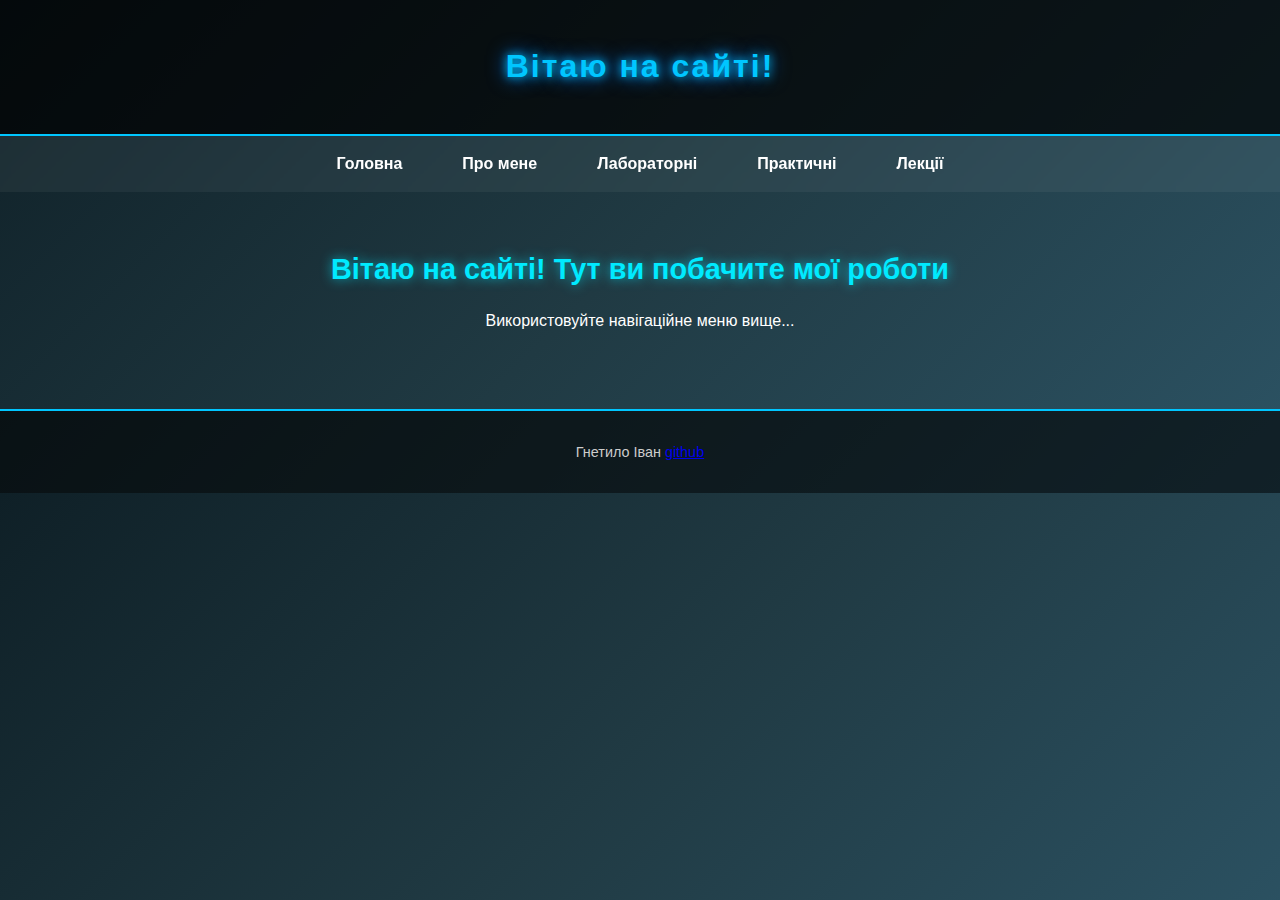
<file: index.html>
<!DOCTYPE html>
<html lang="ru">
<head>
  <meta charset="UTF-8">
  <title>Главная</title>
  <meta name="viewport" content="width=device-width, initial-scale=1.0">
  <link rel="stylesheet" href="style/main.css">
</head>
<body>
  <header><h1>Вітаю на сайті!</h1></header>

  <nav>
    <ul>
      <li><a href="index.html">Головна</a></li>
      <li><a href="navigation/about.html">Про мене</a></li>
      <li><a href="navigation/lab.html">Лабораторні</a></li>
      <li><a href="navigation/pz.html">Практичні</a></li>
      <li><a href="navigation/lec.html">Лекції</a></li>
    </ul>
  </nav>

  <main>
    <section>
      <h2>Вітаю на сайті! Тут ви побачите мої роботи</h2>
      <p>Використовуйте навігаційне меню вище...</p>
    </section>
  </main>

  <footer>
    <p>Гнетило Іван <a href="https://github.com/kertes7">github</a></p>
  </footer>
</body>
</html>
</file>
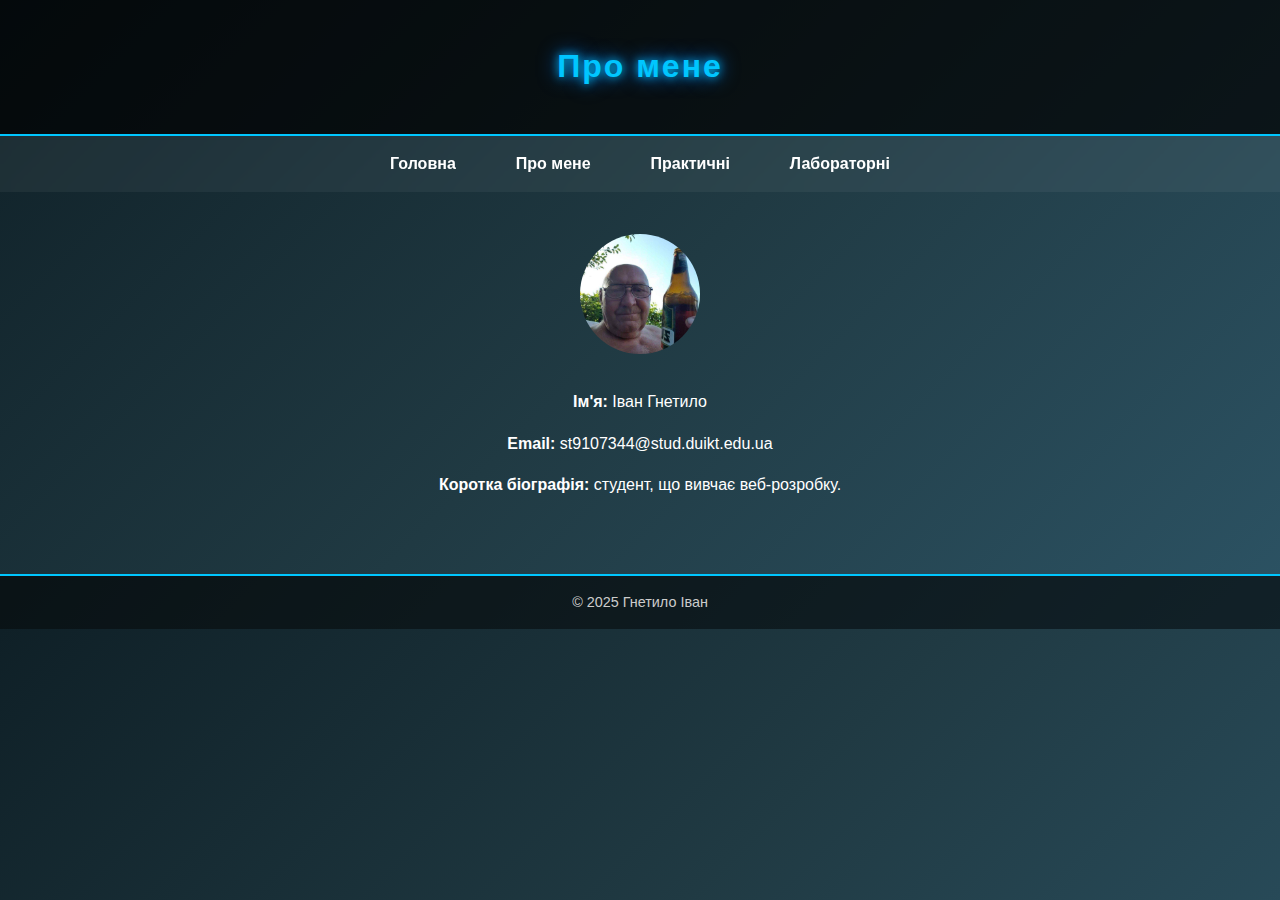
<file: about/index.html>
<!DOCTYPE html>
<html lang="uk">
<head>
  <meta charset="UTF-8">
  <title>Про мене</title>
  <meta name="viewport" content="width=device-width, initial-scale=1.0">
  <link rel="stylesheet" href="about.css">
</head>
<body>
  <header><h1>Про мене</h1></header>
  <nav>
    <ul>
      <li><a href="../index.html">Головна</a></li>
      <li><a href="index.html">Про мене</a></li>
      <li><a href="../pz/index.html">Практичні</a></li>
      <li><a href="../labs/index.html">Лабораторні</a></li>
    </ul>
  </nav>
  <main>
    <section>
      <img src="../image/ava.jpg" alt="Аватар студента" width="120">
      <p><b>Ім'я:</b> Іван Гнетило</p>
      <p><b>Email:</b> st9107344@stud.duikt.edu.ua</p>
      <p><b>Коротка біографія:</b> студент, що вивчає веб-розробку.</p>
    </section>
  </main>
  <footer>© 2025 Гнетило Іван</footer>
</body>
</html>
</file>
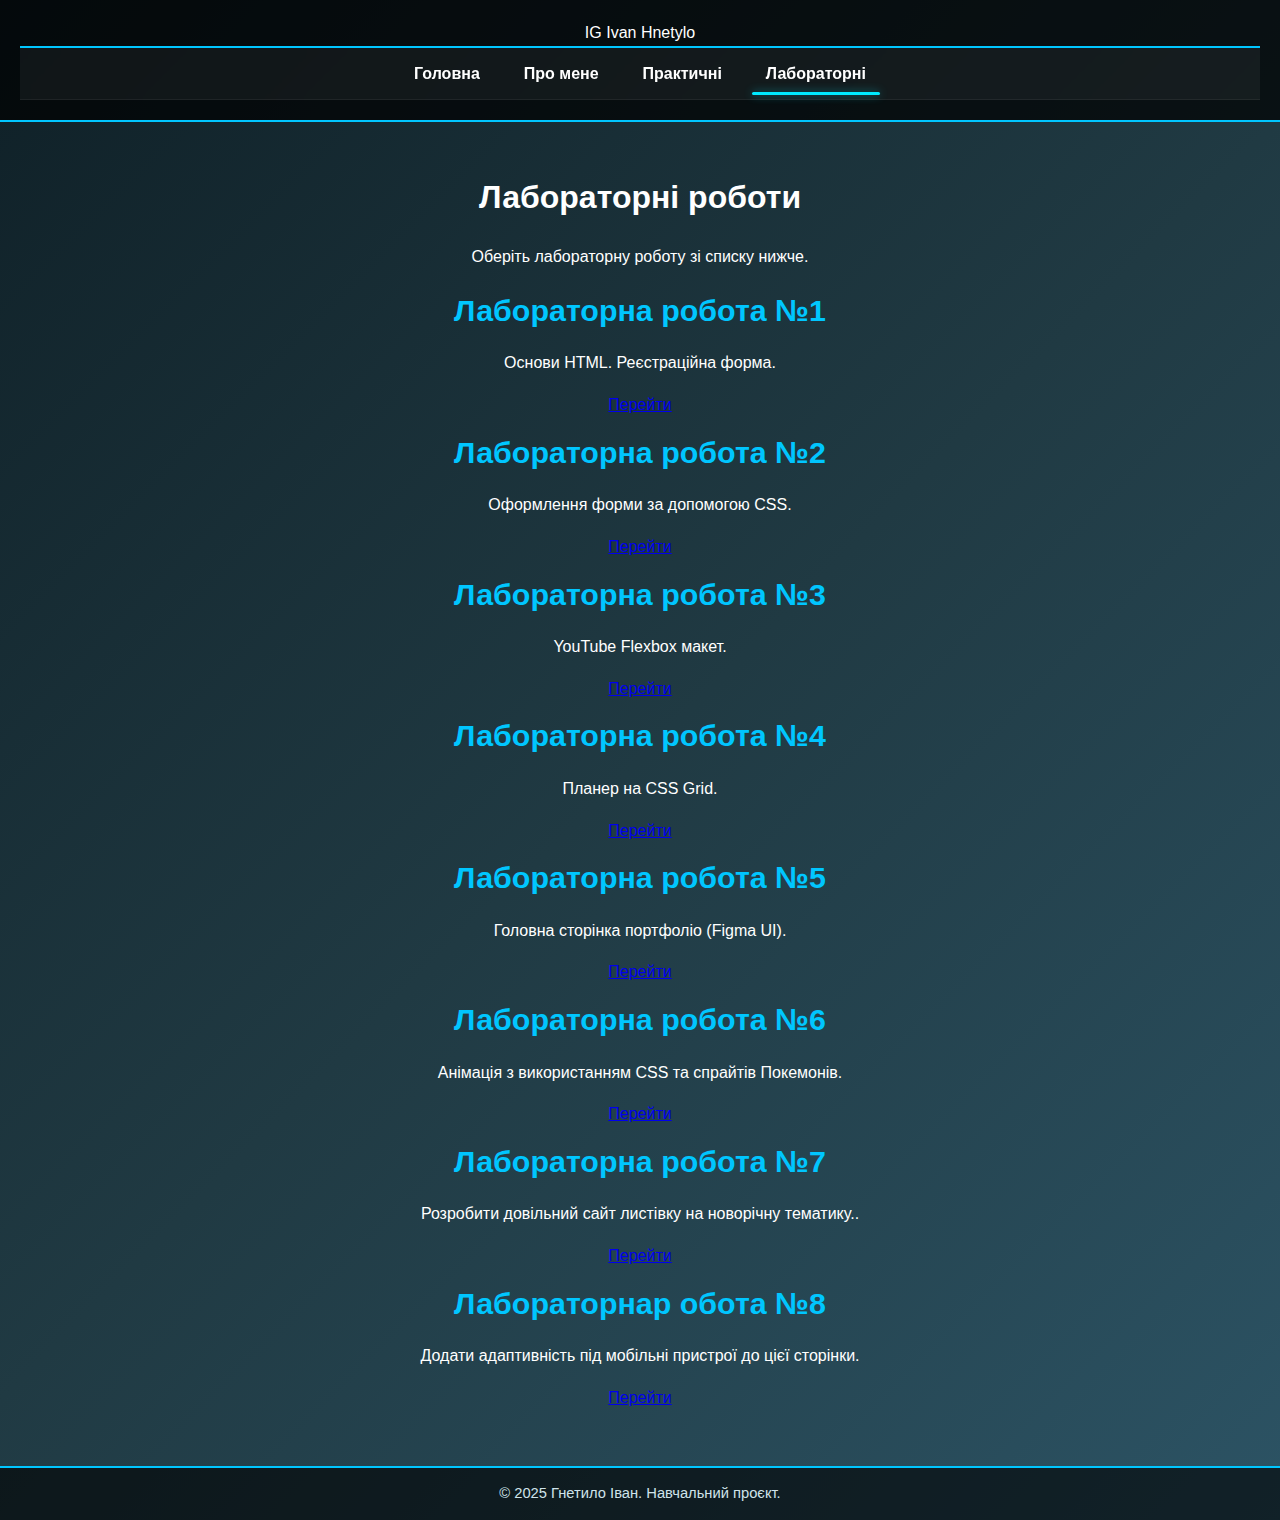
<file: labs/index.html>
<!DOCTYPE html>
<html lang="uk">
<head>
  <meta charset="UTF-8">
  <title>Лабораторні роботи</title>
  <meta name="viewport" content="width=device-width, initial-scale=1.0">

  <link href="https://fonts.googleapis.com/css2?family=Poppins:wght@400;500;600;700&display=swap" rel="stylesheet">
  <link rel="stylesheet" href="labs.css">
</head>
<body>

<header class="site-header">
  <div class="container header-inner">
    <div class="logo">
      <span class="logo-mark">IG</span>
      <span class="logo-text">Ivan Hnetylo</span>
    </div>

    <nav class="topnav">
      <ul>
        <li><a href="../index.html">Головна</a></li>
        <li><a href="../about/index.html">Про мене</a></li>
        <li><a href="../pz/index.html">Практичні</a></li>
        <li><a href="index.html" class="active">Лабораторні</a></li>
      </ul>
    </nav>
  </div>
</header>

<main class="main">
  <section class="labs-header">
    <h1>Лабораторні роботи</h1>
    <p>Оберіть лабораторну роботу зі списку нижче.</p>
  </section>

  <section class="labs-row">
    <article class="lab-card">
      <h2>Лабораторна робота №1</h2>
      <p>Основи HTML. Реєстраційна форма.</p>
      <a href="lab1.html" class="btn">Перейти</a>
    </article>

    <article class="lab-card">
      <h2>Лабораторна робота №2</h2>
      <p>Оформлення форми за допомогою CSS.</p>
      <a href="lab2.html" class="btn">Перейти</a>
    </article>

    <article class="lab-card">
      <h2>Лабораторна робота №3</h2>
      <p>YouTube Flexbox макет.</p>
      <a href="lab3.html" class="btn">Перейти</a>
    </article>

    <article class="lab-card">
      <h2>Лабораторна робота №4</h2>
      <p>Планер на CSS Grid.</p>
      <a href="lab4.html" class="btn">Перейти</a>
    </article>

    <article class="lab-card">
      <h2>Лабораторна робота №5</h2>
      <p>Головна сторінка портфоліо (Figma UI).</p>
      <a href="../pz/pz5.html" class="btn">Перейти</a>
    </article>

    <article class="lab-card">
      <h2>Лабораторна робота №6</h2>
      <p>Анімація з використанням CSS та спрайтів Покемонів.</p>
      <a href="lab6.html" class="btn">Перейти</a>
    </article>

    <article class="lab-card">
      <h2>Лабораторна робота №7</h2>
      <p>Розробити довільний сайт листівку на новорічну тематику..</p>
      <a href="lab7/lab7.html" class="btn">Перейти</a>
    </article>

     <article class="lab-card">
      <h2>Лабораторнар обота №8</h2>
      <p>Додати адаптивність під мобільні пристрої до цієї сторінки.</p>
      <a href="../index.html" class="btn">Перейти</a>
    </article>
  </section>
</main>

<footer class="site-footer">
  <div class="container footer-inner">
    © 2025 Гнетило Іван. Навчальний проєкт.
  </div>
</footer>

</body>
</html>
</file>
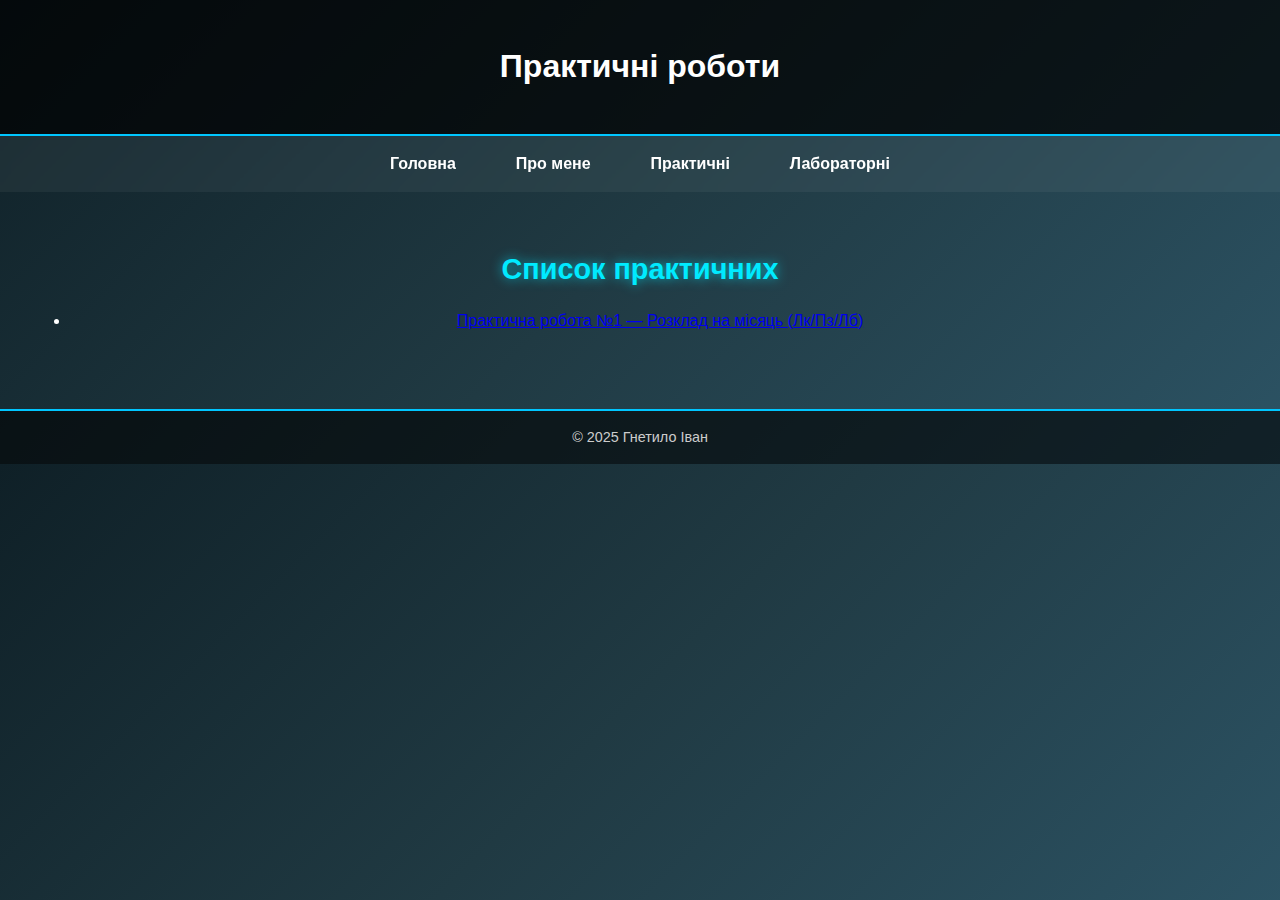
<file: pz/index.html>
<!DOCTYPE html>
<html lang="uk">
<head>
  <meta charset="UTF-8">
  <title>Практичні роботи</title>
  <meta name="viewport" content="width=device-width, initial-scale=1.0">
  <link rel="stylesheet" href="pz.css">
</head>
<body>
  <header><h1>Практичні роботи</h1></header>
  <nav>
    <ul>
      <li><a href="../index.html">Головна</a></li>
      <li><a href="../about/index.html">Про мене</a></li>
      <li><a href="index.html">Практичні</a></li>
      <li><a href="../labs/index.html">Лабораторні</a></li>
    </ul>
  </nav>
  <main>
    <h2>Список практичних</h2>
    <ul class="list">
      <li><a href="pr1.html">Практична робота №1 — Розклад на місяць (Лк/Пз/Лб)</a></li>
    </ul>
  </main>
  <footer>© 2025 Гнетило Іван</footer>
</body>
</html>
</file>
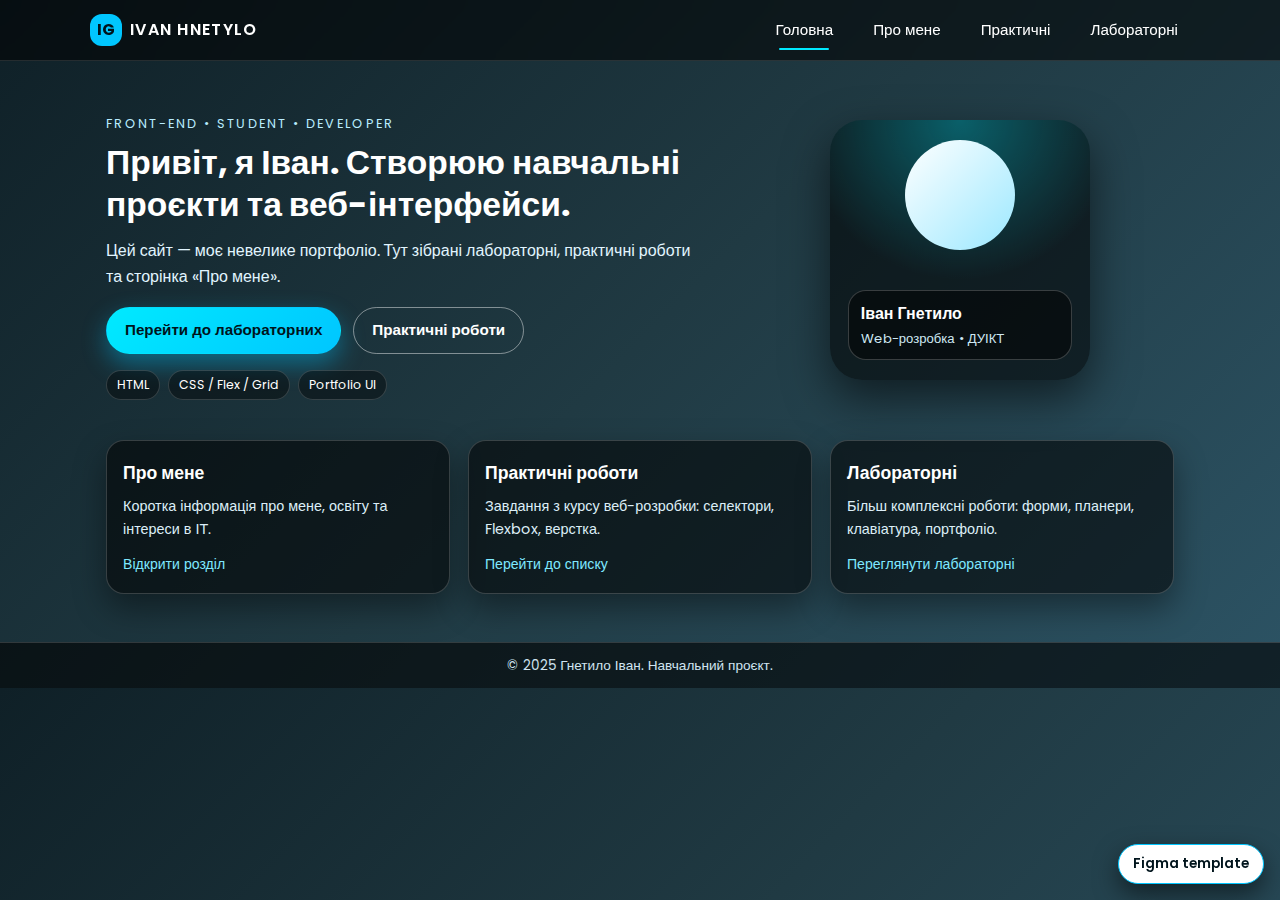
<file: WEB-Duikt/index.html>
<!DOCTYPE html>
<html lang="uk">
<head>
  <meta charset="UTF-8">
  <title>Портфоліо — Головна</title>
  <meta name="viewport" content="width=device-width, initial-scale=1.0">

  <!-- Кастомні шрифти під портфоліо -->
  <link href="https://fonts.googleapis.com/css2?family=Poppins:wght@400;500;600;700&display=swap" rel="stylesheet">

  <link rel="stylesheet" href="style/main.css">
</head>
<body>
  <header class="site-header">
    <div class="container header-inner">
      <div class="logo">
        <span class="logo-mark">IG</span>
        <span class="logo-text">Ivan Hnetylo</span>
      </div>

      <nav class="topnav">
        <ul>
          <li><a href="index.html" class="active">Головна</a></li>
          <li><a href="about/index.html">Про мене</a></li>
          <li><a href="pz/index.html">Практичні</a></li>
          <li><a href="labs/index.html">Лабораторні</a></li>
        </ul>
      </nav>
    </div>
  </header>

  <main class="main">
    <section class="hero" id="home">
      <div class="hero-text">
        <p class="hero-kicker">Front-end • Student • Developer</p>
        <h1 class="hero-title">Привіт, я Іван. Створюю навчальні проєкти та веб-інтерфейси.</h1>
        <p class="hero-subtitle">
          Цей сайт — моє невелике портфоліо. Тут зібрані лабораторні, практичні роботи
          та сторінка «Про мене».
        </p>

        <div class="hero-actions">
          <a href="labs/index.html" class="btn primary">Перейти до лабораторних</a>
          <a href="pz/index.html" class="btn ghost">Практичні роботи</a>
        </div>

        <div class="hero-tags">
          <span class="tag">HTML</span>
          <span class="tag">CSS / Flex / Grid</span>
          <span class="tag">Portfolio UI</span>
        </div>
      </div>

      <div class="hero-photo">
        <div class="photo-card">
          <div class="photo-circle"></div>
          <div class="photo-info">
            <p class="photo-name">Іван Гнетило</p>
            <p class="photo-role">Web-розробка • ДУІКТ</p>
          </div>
        </div>
      </div>
    </section>

    <section class="sections-grid">
      <article class="section-card">
        <h2>Про мене</h2>
        <p>Коротка інформація про мене, освіту та інтереси в ІТ.</p>
        <a href="about/index.html" class="card-link">Відкрити розділ</a>
      </article>

      <article class="section-card">
        <h2>Практичні роботи</h2>
        <p>Завдання з курсу веб-розробки: селектори, Flexbox, верстка.</p>
        <a href="pz/index.html" class="card-link">Перейти до списку</a>
      </article>

      <article class="section-card">
        <h2>Лабораторні</h2>
        <p>Більш комплексні роботи: форми, планери, клавіатура, портфоліо.</p>
        <a href="labs/index.html" class="card-link">Переглянути лабораторні</a>
      </article>
    </section>
  </main>

  <footer class="site-footer">
    <div class="container footer-inner">
      <span>© 2025 Гнетило Іван. Навчальний проєкт.</span>
    </div>
  </footer>

  <!-- Фіксоване посилання на Figma-шаблон (вимога ЛР5) -->
  <a
    class="figma-fixed-link"
    href="https://www.figma.com/design/gKZoWoleFgP35xvYu83Y2l/Portfolio-UI---Web---Mobile?node-id=0-1"
    target="_blank"
    rel="noopener noreferrer"
  >
    Figma template
  </a>
</body>
</html>
</file>
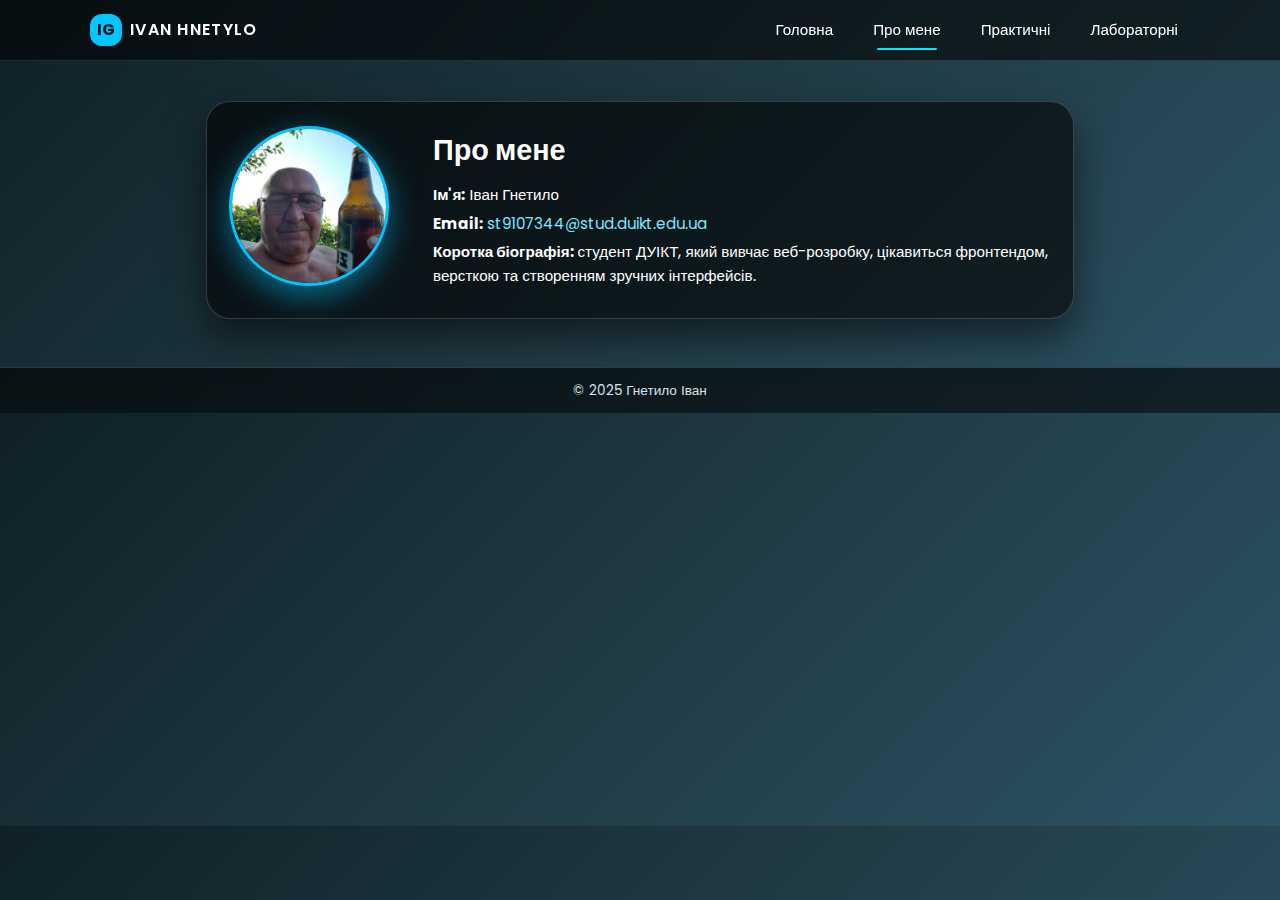
<file: WEB-Duikt/about/index.html>
<!DOCTYPE html>
<html lang="uk">
<head>
  <meta charset="UTF-8">
  <title>Про мене</title>
  <meta name="viewport" content="width=device-width, initial-scale=1.0">

  <!-- той самий шрифт, що й на головній -->
  <link href="https://fonts.googleapis.com/css2?family=Poppins:wght@400;500;600;700&display=swap" rel="stylesheet">

  <link rel="stylesheet" href="about.css">
</head>
<body>
  <header class="site-header">
    <div class="container header-inner">
      <div class="logo">
        <span class="logo-mark">IG</span>
        <span class="logo-text">Ivan Hnetylo</span>
      </div>

      <nav class="topnav">
        <ul>
          <li><a href="../index.html">Головна</a></li>
          <li><a href="index.html" class="active">Про мене</a></li>
          <li><a href="../pz/index.html">Практичні</a></li>
          <li><a href="../labs/index.html">Лабораторні</a></li>
        </ul>
      </nav>
    </div>
  </header>

  <main class="main">
    <section class="about-card">
      <div class="about-photo">
        <img src="../image/ava.jpg" alt="Аватар студента">
      </div>
      <div class="about-info">
        <h1>Про мене</h1>
        <p><b>Ім'я:</b> Іван Гнетило</p>
        <p><b>Email:</b> <a href="mailto:st9107344@stud.duikt.edu.ua">st9107344@stud.duikt.edu.ua</a></p>
        <p><b>Коротка біографія:</b> студент ДУІКТ, який вивчає веб-розробку, цікавиться фронтендом, версткою та створенням зручних інтерфейсів.</p>
      </div>
    </section>
  </main>

  <footer class="site-footer">
    <div class="container footer-inner">
      © 2025 Гнетило Іван
    </div>
  </footer>
</body>
</html>
</file>
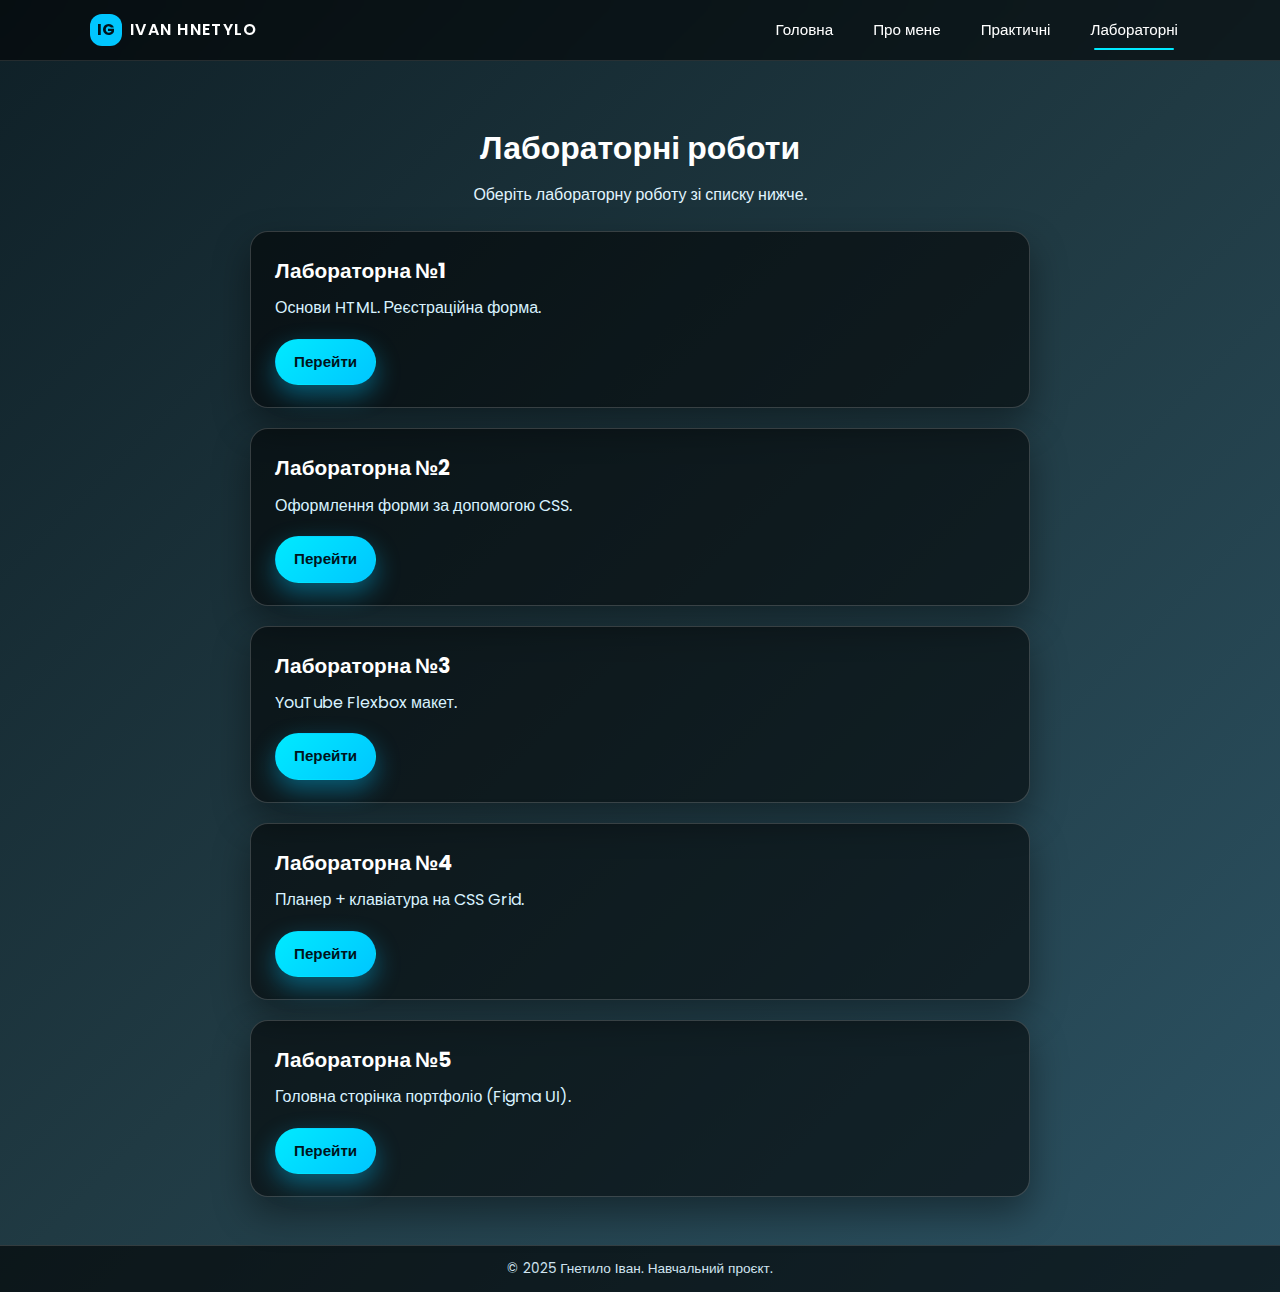
<file: WEB-Duikt/labs/index.html>
<!DOCTYPE html>
<html lang="uk">
<head>
  <meta charset="UTF-8">
  <title>Лабораторні роботи</title>
  <meta name="viewport" content="width=device-width, initial-scale=1.0">

  <link href="https://fonts.googleapis.com/css2?family=Poppins:wght@400;500;600;700&display=swap" rel="stylesheet">
  <link rel="stylesheet" href="labs.css">
</head>
<body>

<header class="site-header">
  <div class="container header-inner">
    <div class="logo">
      <span class="logo-mark">IG</span>
      <span class="logo-text">Ivan Hnetylo</span>
    </div>

    <nav class="topnav">
      <ul>
        <li><a href="../index.html">Головна</a></li>
        <li><a href="../about/index.html">Про мене</a></li>
        <li><a href="../pz/index.html">Практичні</a></li>
        <li><a href="index.html" class="active">Лабораторні</a></li>
      </ul>
    </nav>
  </div>
</header>

<main class="main">
  <section class="labs-header">
    <h1>Лабораторні роботи</h1>
    <p>Оберіть лабораторну роботу зі списку нижче.</p>
  </section>

  <section class="labs-row">
    <article class="lab-card">
      <h2>Лабораторна №1</h2>
      <p>Основи HTML. Реєстраційна форма.</p>
      <a href="lab1.html" class="btn">Перейти</a>
    </article>

    <article class="lab-card">
      <h2>Лабораторна №2</h2>
      <p>Оформлення форми за допомогою CSS.</p>
      <a href="lab2.html" class="btn">Перейти</a>
    </article>

    <article class="lab-card">
      <h2>Лабораторна №3</h2>
      <p>YouTube Flexbox макет.</p>
      <a href="lab3.html" class="btn">Перейти</a>
    </article>

    <article class="lab-card">
      <h2>Лабораторна №4</h2>
      <p>Планер + клавіатура на CSS Grid.</p>
      <a href="lab4.html" class="btn">Перейти</a>
    </article>

    <article class="lab-card">
      <h2>Лабораторна №5</h2>
      <p>Головна сторінка портфоліо (Figma UI).</p>
      <a href="../index.html" class="btn">Перейти</a>
    </article>
  </section>
</main>

<footer class="site-footer">
  <div class="container footer-inner">
    © 2025 Гнетило Іван. Навчальний проєкт.
  </div>
</footer>

</body>
</html>
</file>
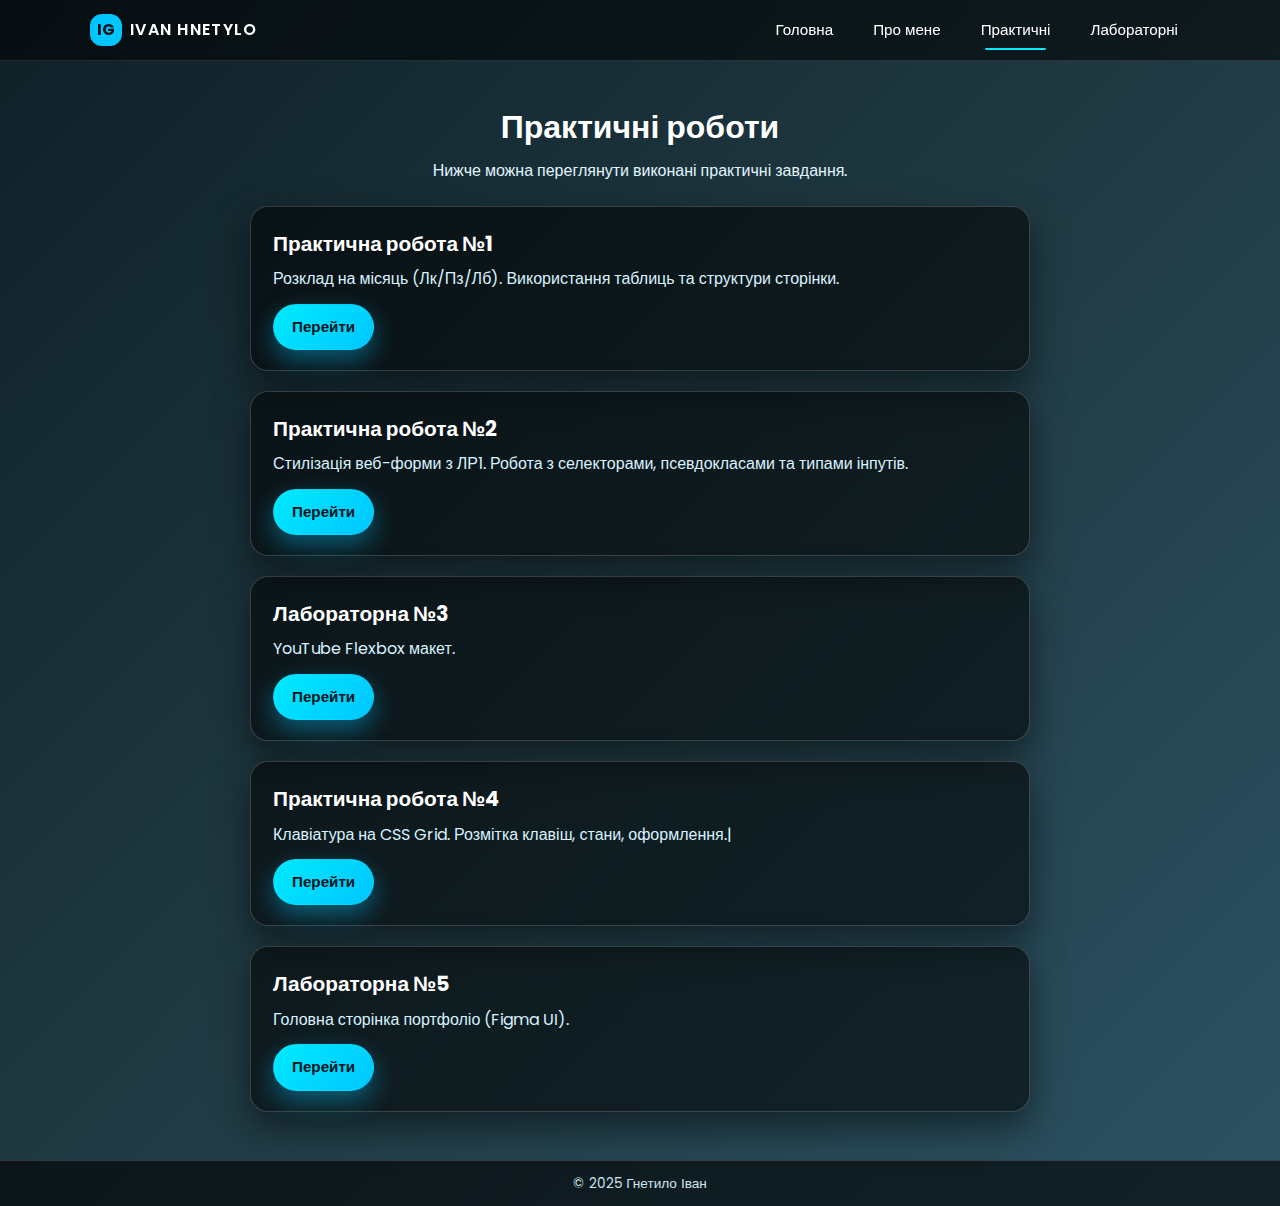
<file: WEB-Duikt/pz/index.html>
<!DOCTYPE html>
<html lang="uk">
<head>
  <meta charset="UTF-8">
  <title>Практичні роботи</title>
  <meta name="viewport" content="width=device-width, initial-scale=1.0">
  <link href="https://fonts.googleapis.com/css2?family=Poppins:wght@400;500;600;700&display=swap" rel="stylesheet">
  <link rel="stylesheet" href="pz.css">
</head>
<body>

<header class="site-header">
  <div class="container header-inner">
    <div class="logo">
      <span class="logo-mark">IG</span>
      <span class="logo-text">Ivan Hnetylo</span>
    </div>

    <nav class="topnav">
      <ul>
        <li><a href="../index.html">Головна</a></li>
        <li><a href="../about/index.html">Про мене</a></li>
        <li><a href="index.html" class="active">Практичні</a></li>
        <li><a href="../labs/index.html">Лабораторні</a></li>
      </ul>
    </nav>
  </div>
</header>

<main class="main">
  <section class="pz-header">
    <h1>Практичні роботи</h1>
    <p>Нижче можна переглянути виконані практичні завдання.</p>
  </section>

  <section class="pz-list">

    <article class="pz-card">
      <h2>Практична робота №1</h2>
      <p>Розклад на місяць (Лк/Пз/Лб). Використання таблиць та структури сторінки.</p>
      <a href="pr1.html" class="btn">Перейти</a>
    </article>

    <article class="pz-card">
      <h2>Практична робота №2</h2>
      <p>Стилізація веб-форми з ЛР1. Робота з селекторами, псевдокласами та типами інпутів.</p>
      <a href="pz2.html" class="btn">Перейти</a>
    </article>

    <article class="pz-card">
      <h2>Лабораторна №3</h2>
      <p>YouTube Flexbox макет.</p>
      <a href="/labs/lab3.html" class="btn">Перейти</a>
    </article>

    <article class="pz-card">
      <h2>Практична робота №4</h2>
      <p>Клавіатура на CSS Grid. Розмітка клавіш, стани, оформлення.|</p>
      <a href="pz4.html" class="btn">Перейти</a>
    </article>

    <article class="pz-card">
      <h2>Лабораторна №5</h2>
      <p>Головна сторінка портфоліо (Figma UI).</p>
      <a href="/index.html" class="btn">Перейти</a>
    </article>

  </section>

</main>

<footer class="site-footer">
  <div class="container footer-inner">
    © 2025 Гнетило Іван
  </div>
</footer>

</body>
</html>
</file>
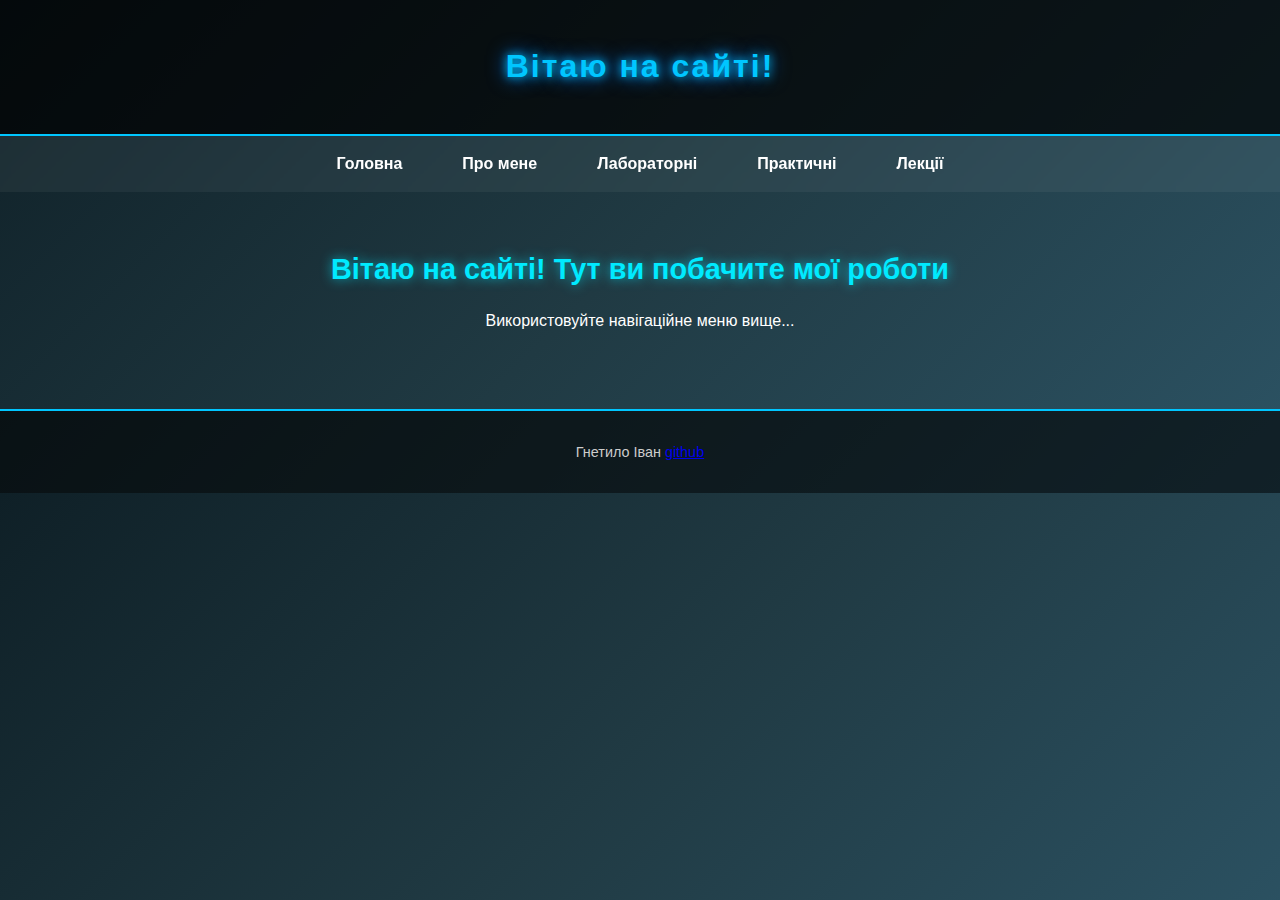
<file: main.html>
<!DOCTYPE html>
<html lang="ru">
<head>
  <meta charset="UTF-8">
  <title>Главная</title>
  <meta name="viewport" content="width=device-width, initial-scale=1.0">
  <link rel="stylesheet" href="style/main.css">
</head>
<body>
  <header><h1>Вітаю на сайті!</h1></header>

  <nav>
    <ul>
      <li><a href="main.html">Головна</a></li>
      <li><a href="navigation/about.html">Про мене</a></li>
      <li><a href="navigation/lab.html">Лабораторні</a></li>
      <li><a href="navigation/pz.html">Практичні</a></li>
      <li><a href="navigation/lec.html">Лекції</a></li>
    </ul>
  </nav>

  <main>
    <section>
      <h2>Вітаю на сайті! Тут ви побачите мої роботи</h2>
      <p>Використовуйте навігаційне меню вище...</p>
    </section>
  </main>

  <footer>
    <p>Гнетило Іван <a href="https://github.com/kertes7">github</a></p>
  </footer>
</body>
</html>
</file>
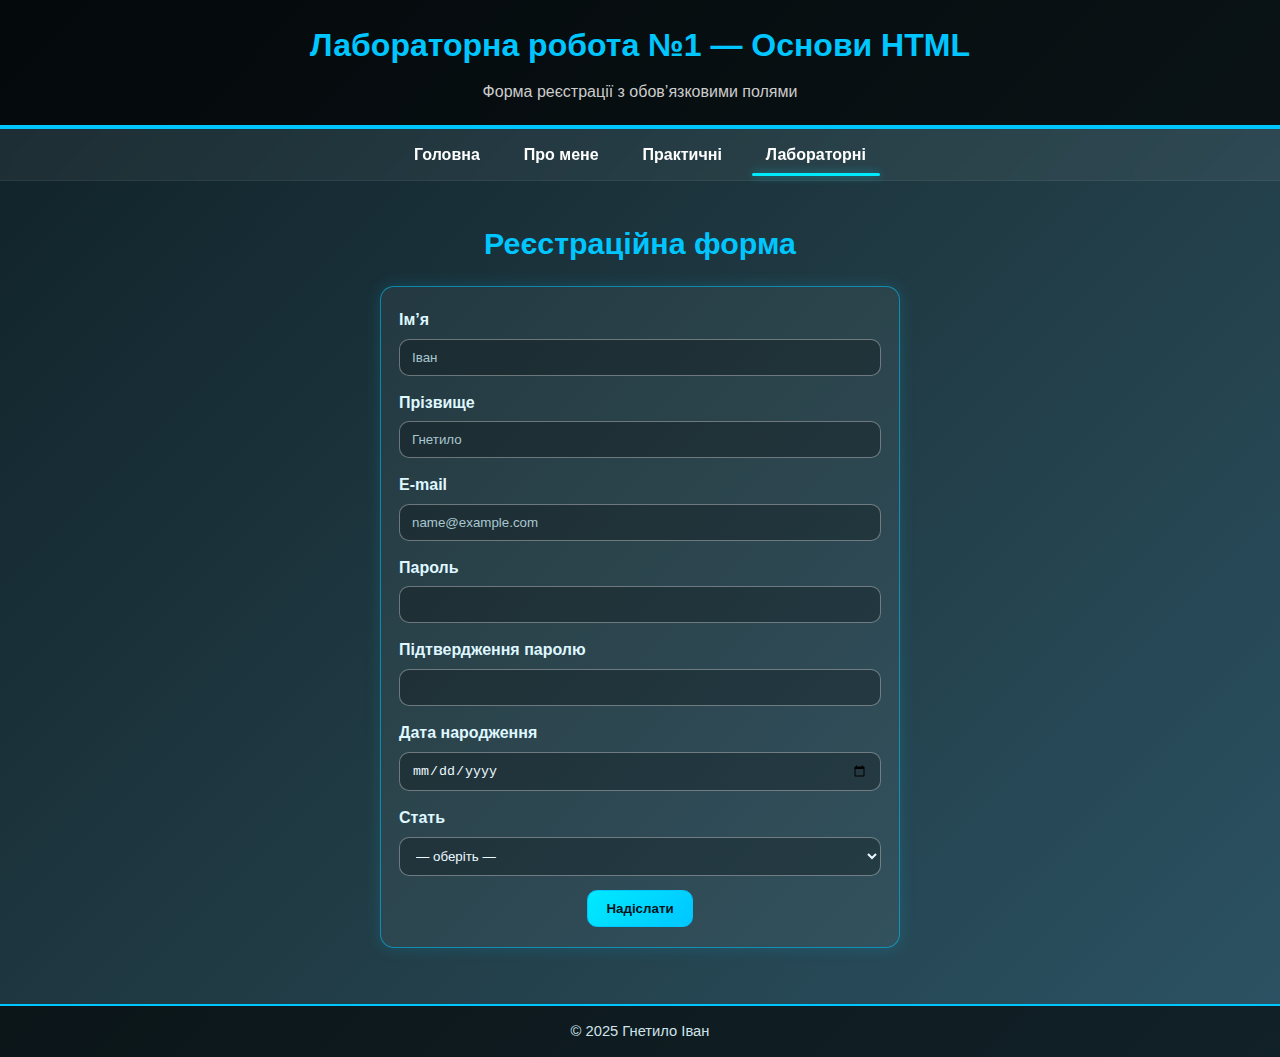
<file: labs/lab1.html>
<!DOCTYPE html>
<html lang="uk">
<head>
  <meta charset="UTF-8" />
  <meta name="viewport" content="width=device-width, initial-scale=1.0"/>
  <title>Лабораторна №1 — Основи HTML</title>
  <link rel="stylesheet" href="labs.css"/>
</head>
<body>

  <header>
    <h1>Лабораторна робота №1 — Основи HTML</h1>
    <p>Форма реєстрації з обов’язковими полями</p>
  </header>

  <nav class="topnav">
    <ul>
      <li><a href="../index.html">Головна</a></li>
      <li><a href="../about/index.html">Про мене</a></li>
      <li><a href="../pz/index.html">Практичні</a></li>
      <li><a href="index.html" class="active">Лабораторні</a></li>
    </ul>
  </nav>

  <main>
    <h2>Реєстраційна форма</h2>

    <section class="form-wrap">
      <!-- ✅ action виставлений на webhook.site (приклад).
           Можеш замінити id на свій без зміни верстки -->
      <form
        class="form-card"
        action="https://webhook.site/63902666-cb9b-484c-a752-20bea276b697"
        method="post"
        target="_blank"
      >
        <!-- a) Ім'я -->
        <div class="form-row">
          <label for="first_name">Ім’я</label>
          <input id="first_name" name="first_name" type="text" required placeholder="Іван" />
        </div>

        <!-- b) Прізвище -->
        <div class="form-row">
          <label for="last_name">Прізвище</label>
          <input id="last_name" name="last_name" type="text" required placeholder="Гнетило" />
        </div>

        <!-- c) Email -->
        <div class="form-row">
          <label for="email">E-mail</label>
          <input id="email" name="email" type="email" required placeholder="name@example.com" />
        </div>

        <!-- d) Пароль -->
        <div class="form-row">
          <label for="password">Пароль</label>
          <input id="password" name="password" type="password" required />
        </div>

        <!-- e) Підтвердження паролю -->
        <div class="form-row">
          <label for="password_confirm">Підтвердження паролю</label>
          <input id="password_confirm" name="password_confirm" type="password" required />
        </div>

        <!-- g) Дата народження -->
        <div class="form-row">
          <label for="birth_date">Дата народження</label>
          <input id="birth_date" name="birth_date" type="date" />
        </div>

        <!-- g) Стать -->
        <div class="form-row">
          <label for="gender">Стать</label>
          <select id="gender" name="gender">
            <option value="" selected>— оберіть —</option>
            <option value="male">Чоловіча</option>
            <option value="female">Жіноча</option>
            <option value="other">Інше</option>
          </select>
        </div>

        <!-- f) Надіслати -->
        <div class="form-actions">
          <input type="submit" value="Надіслати" />
        </div>
      </form>

    
    </section>
  </main>

  <footer>
    © 2025 Гнетило Іван
  </footer>

</body>
</html>
</file>
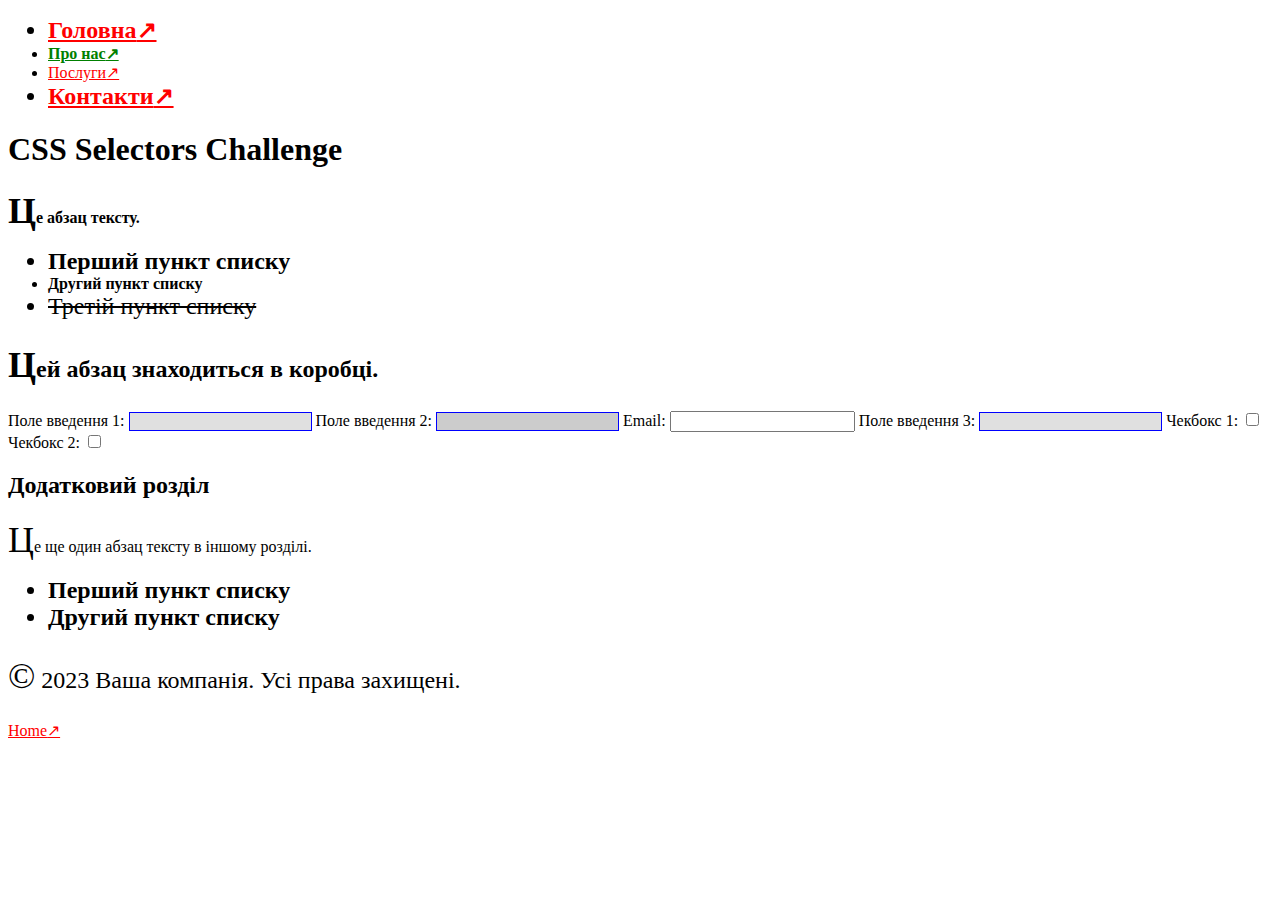
<file: labs/lab2.html>
<!DOCTYPE html>
<html lang="en">
<head>
    <meta charset="UTF-8">
    <meta name="viewport" content="width=device-width, initial-scale=1.0">
    <link rel="stylesheet" href="lab2.css">
    <title>CSS Selectors Challenge</title>
</head>
<body>
    <header>
        <nav>
            <ul>
                <li><a href="#">Головна</a></li>
                <li><a href="https://example.com">Про нас</a></li>
                <li><a href="#">Послуги</a></li>
                <li><a href="http://notrealsite.ua">Контакти</a></li>
            </ul>
        </nav>
    </header>
    <div class="container">
        <h1>CSS Selectors Challenge</h1>
        <p>Це абзац тексту.</p>
        <ul>
            <li>Перший пункт списку</li>
            <li class="special">Другий пункт списку</li>
            <li>Третій пункт списку</li>
        </ul>
        <div class="box">
            <p>Цей абзац знаходиться в коробці.</p>
        </div>
        <form>
            <label for="input1">Поле введення 1:</label>
            <input type="text" id="input1">
            <label for="input2">Поле введення 2:</label>
            <input type="text" id="input2" disabled>
            <label for="email1">Email:</label>
            <input type="email" id="email1">
            <label for="input3">Поле введення 3:</label>
            <input type="text" id="input3">
            <label for="check1">Чекбокс 1:</label>
            <input type="checkbox" id="check1">
            <label for="check2">Чекбокс 2:</label>
            <input type="checkbox" id="check2">
        </form>
    </div>
    <section>
        <h2>Додатковий розділ</h2>
        <p>Це ще один абзац тексту в іншому розділі.</p>
        <ul>
            <li>Перший пункт списку</li>
            <li>Другий пункт списку</li>
        </ul>
    </section>
    <footer>
        <p>&copy; 2023 Ваша компанія. Усі права захищені.</p>
        <a href="#">Home</a>
    </footer>
</body>
</html>
</file>
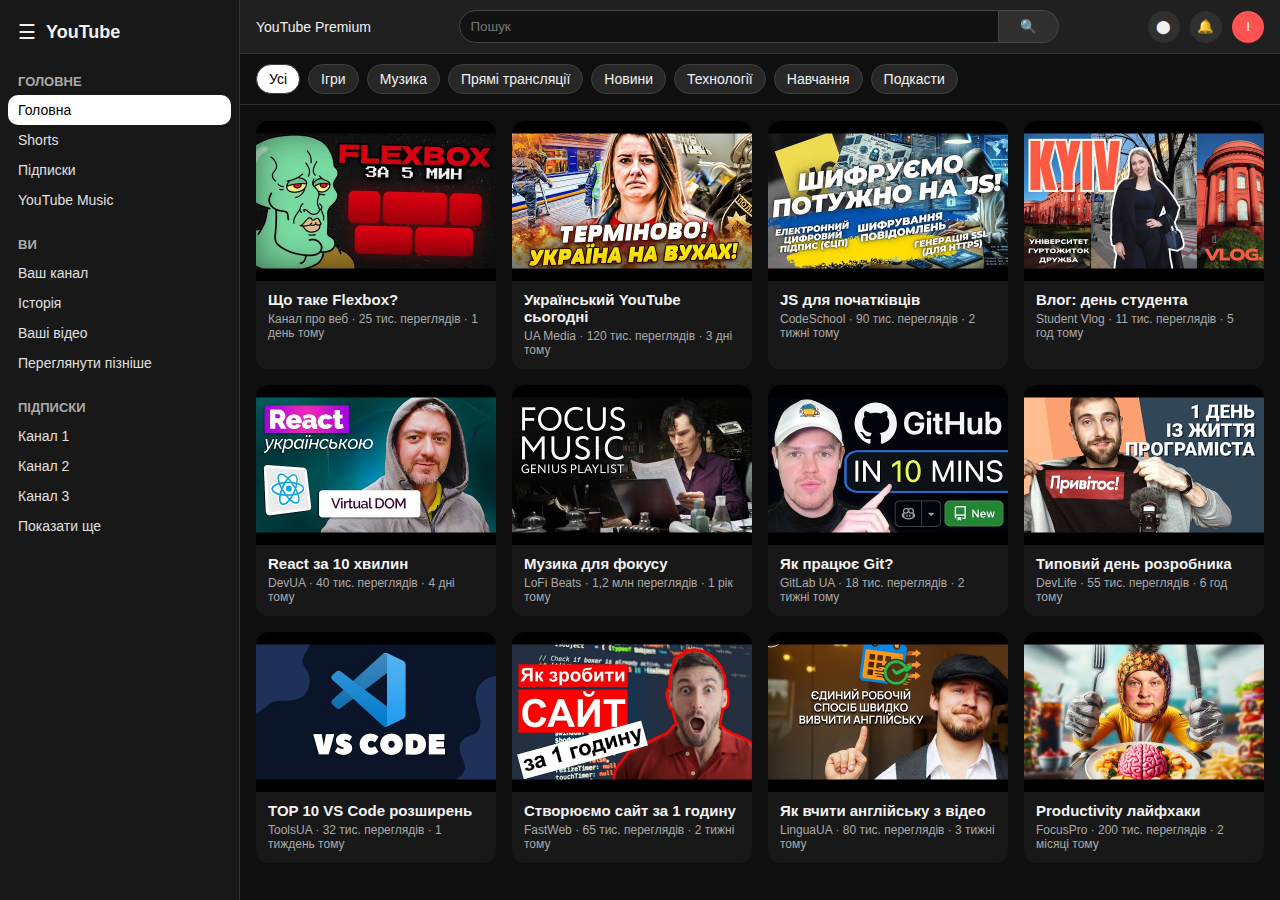
<file: labs/lab3.html>
<!DOCTYPE html>
<html lang="uk">
<head>
  <meta charset="UTF-8">
  <title>Лабораторна робота №3 — Flexbox YouTube</title>
  <meta name="viewport" content="width=device-width, initial-scale=1.0">
  <link rel="stylesheet" href="lab3.css">
</head>
<body>
  <div class="page">

    <aside class="sidebar">
      <div class="logo-row">
        <div class="burger">☰</div>
        <div class="yt-logo">YouTube</div>
      </div>

      <div class="sidebar-section">
        <h3>Головне</h3>
        <nav>
          <a href="#" class="nav-item active">Головна</a>
          <a href="#" class="nav-item">Shorts</a>
          <a href="#" class="nav-item">Підписки</a>
          <a href="#" class="nav-item">YouTube Music</a>
        </nav>
      </div>

      <div class="sidebar-section">
        <h3>Ви</h3>
        <nav>
          <a href="#" class="nav-item">Ваш канал</a>
          <a href="#" class="nav-item">Історія</a>
          <a href="#" class="nav-item">Ваші відео</a>
          <a href="#" class="nav-item">Переглянути пізніше</a>
        </nav>
      </div>

      <div class="sidebar-section">
        <h3>Підписки</h3>
        <nav>
          <a href="#" class="nav-item">Канал 1</a>
          <a href="#" class="nav-item">Канал 2</a>
          <a href="#" class="nav-item">Канал 3</a>
          <a href="#" class="nav-item">Показати ще</a>
        </nav>
      </div>
    </aside>

    <div class="content">
      <header class="topbar">
        <div class="topbar-left">
          <span class="yt-premium">YouTube Premium</span>
        </div>
        <div class="topbar-center">
          <input type="text" placeholder="Пошук">
          <button>🔍</button>
        </div>
        <div class="topbar-right">
          <button class="icon-btn">⬤</button>
          <button class="icon-btn">🔔</button>
          <button class="avatar">І</button>
        </div>
      </header>

      <nav class="chips">
        <button class="chip active">Усі</button>
        <button class="chip">Ігри</button>
        <button class="chip">Музика</button>
        <button class="chip">Прямі трансляції</button>
        <button class="chip">Новини</button>
        <button class="chip">Технології</button>
        <button class="chip">Навчання</button>
        <button class="chip">Подкасти</button>
      </nav>

      <main class="videos">
        <article class="video-card">
          <div class="thumb">
            <img src="../image/flexbox.jpg" alt="Прев’ю відео 1">
          </div>
          <div class="video-info">
            <h3 class="video-title">Що таке Flexbox?</h3>
            <p class="video-meta">Канал про веб · 25 тис. переглядів · 1 день тому</p>
          </div>
        </article>

        <article class="video-card">
          <div class="thumb">
            <img src="../image/ukraine.jpg" alt="Прев’ю відео 2">
          </div>
          <div class="video-info">
            <h3 class="video-title">Український YouTube сьогодні</h3>
            <p class="video-meta">UA Media · 120 тис. переглядів · 3 дні тому</p>
          </div>
        </article>

        <article class="video-card">
          <div class="thumb">
            <img src="../image/js.jpg" alt="Прев’ю відео 3">
          </div>
          <div class="video-info">
            <h3 class="video-title">JS для початківців</h3>
            <p class="video-meta">CodeSchool · 90 тис. переглядів · 2 тижні тому</p>
          </div>
        </article>

        <article class="video-card">
          <div class="thumb">
            <img src="../image/student.jpg" alt="Прев’ю відео 4">
          </div>
          <div class="video-info">
            <h3 class="video-title">Влог: день студента</h3>
            <p class="video-meta">Student Vlog · 11 тис. переглядів · 5 год тому</p>
          </div>
        </article>

        <article class="video-card">
          <div class="thumb">
            <img src="../image/react.jpg" alt="Прев’ю відео 5">
          </div>
          <div class="video-info">
            <h3 class="video-title">React за 10 хвилин</h3>
            <p class="video-meta">DevUA · 40 тис. переглядів · 4 дні тому</p>
          </div>
        </article>

        <article class="video-card">
          <div class="thumb">
            <img src="../image/focus.jpg" alt="Прев’ю відео 6">
          </div>
          <div class="video-info">
            <h3 class="video-title">Музика для фокусу</h3>
            <p class="video-meta">LoFi Beats · 1,2 млн переглядів · 1 рік тому</p>
          </div>
        </article>

        <article class="video-card">
          <div class="thumb">
            <img src="../image/git.jpg" alt="Прев’ю відео 7">
          </div>
          <div class="video-info">
            <h3 class="video-title">Як працює Git?</h3>
            <p class="video-meta">GitLab UA · 18 тис. переглядів · 2 тижні тому</p>
          </div>
        </article>

        <article class="video-card">
          <div class="thumb">
            <img src="../image/day.jpg" alt="Прев’ю відео 8">
          </div>
          <div class="video-info">
            <h3 class="video-title">Типовий день розробника</h3>
            <p class="video-meta">DevLife · 55 тис. переглядів · 6 год тому</p>
          </div>
        </article>

        <article class="video-card">
          <div class="thumb">
            <img src="../image/vs.jpg" alt="Прев’ю відео 9">
          </div>
          <div class="video-info">
            <h3 class="video-title">TOP 10 VS Code розширень</h3>
            <p class="video-meta">ToolsUA · 32 тис. переглядів · 1 тиждень тому</p>
          </div>
        </article>

        <article class="video-card">
          <div class="thumb">
            <img src="../image/1hours.jpg" alt="Прев’ю відео 10">
          </div>
          <div class="video-info">
            <h3 class="video-title">Створюємо сайт за 1 годину</h3>
            <p class="video-meta">FastWeb · 65 тис. переглядів · 2 тижні тому</p>
          </div>
        </article>

        <article class="video-card">
          <div class="thumb">
            <img src="../image/english.jpg" alt="Прев’ю відео 11">
          </div>
          <div class="video-info">
            <h3 class="video-title">Як вчити англійську з відео</h3>
            <p class="video-meta">LinguaUA · 80 тис. переглядів · 3 тижні тому</p>
          </div>
        </article>

        <article class="video-card">
          <div class="thumb">
            <img src="../image/lifehack.jpg" alt="Прев’ю відео 12">
          </div>
          <div class="video-info">
            <h3 class="video-title">Productivity лайфхаки</h3>
            <p class="video-meta">FocusPro · 200 тис. переглядів · 2 місяці тому</p>
          </div>
        </article>
      </main>
    </div>

  </div>
</body>
</html>
</file>
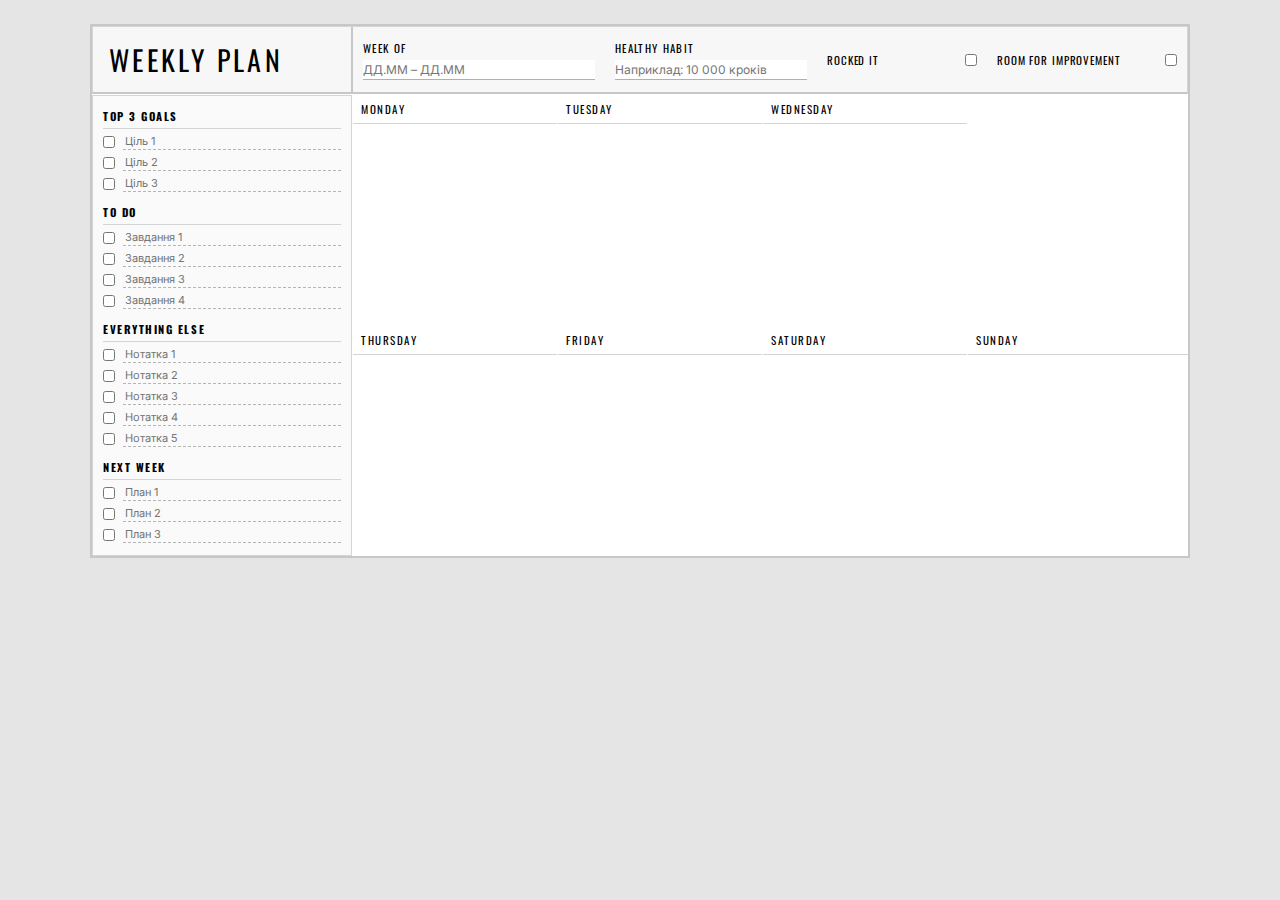
<file: labs/lab4.html>
<!DOCTYPE html>
<html lang="uk">
<head>
  <meta charset="UTF-8">
  <title>Лабораторна робота №4 — Weekly Planner</title>
  <meta name="viewport" content="width=device-width, initial-scale=1.0">
  <link href="https://fonts.googleapis.com/css2?family=Oswald:wght@400;600&family=Inter:wght@400;500&display=swap" rel="stylesheet">
  <link rel="stylesheet" href="lab4.css">
</head>
<body>
  <div class="page">
    <div class="planner">

      <header class="planner-header">
        <div class="title-block">
          <span class="title-main">WEEKLY PLAN</span>
        </div>
        <div class="week-of">
          <span class="label">WEEK OF</span>
          <input type="text" class="inline-input" placeholder="ДД.MM – ДД.MM">
        </div>
        <div class="habit">
          <span class="label">HEALTHY HABIT</span>
          <input type="text" class="inline-input" placeholder="Наприклад: 10 000 кроків">
        </div>
        <div class="rocked">
          <label>
            ROCKED IT
            <input type="checkbox">
          </label>
        </div>
        <div class="room">
          <label>
            ROOM FOR IMPROVEMENT
            <input type="checkbox">
          </label>
        </div>
      </header>

      <aside class="sidebar">
        <section class="sidebar-section">
          <h2>TOP 3 GOALS</h2>
          <ul>
            <li><label><input type="checkbox"> <input type="text" placeholder="Ціль 1"></label></li>
            <li><label><input type="checkbox"> <input type="text" placeholder="Ціль 2"></label></li>
            <li><label><input type="checkbox"> <input type="text" placeholder="Ціль 3"></label></li>
          </ul>
        </section>

        <section class="sidebar-section">
          <h2>TO DO</h2>
          <ul>
            <li><label><input type="checkbox"> <input type="text" placeholder="Завдання 1"></label></li>
            <li><label><input type="checkbox"> <input type="text" placeholder="Завдання 2"></label></li>
            <li><label><input type="checkbox"> <input type="text" placeholder="Завдання 3"></label></li>
            <li><label><input type="checkbox"> <input type="text" placeholder="Завдання 4"></label></li>
          </ul>
        </section>

        <section class="sidebar-section">
          <h2>EVERYTHING ELSE</h2>
          <ul>
            <li><label><input type="checkbox"> <input type="text" placeholder="Нотатка 1"></label></li>
            <li><label><input type="checkbox"> <input type="text" placeholder="Нотатка 2"></label></li>
            <li><label><input type="checkbox"> <input type="text" placeholder="Нотатка 3"></label></li>
            <li><label><input type="checkbox"> <input type="text" placeholder="Нотатка 4"></label></li>
            <li><label><input type="checkbox"> <input type="text" placeholder="Нотатка 5"></label></li>
          </ul>
        </section>

        <section class="sidebar-section">
          <h2>NEXT WEEK</h2>
          <ul>
            <li><label><input type="checkbox"> <input type="text" placeholder="План 1"></label></li>
            <li><label><input type="checkbox"> <input type="text" placeholder="План 2"></label></li>
            <li><label><input type="checkbox"> <input type="text" placeholder="План 3"></label></li>
          </ul>
        </section>
      </aside>

      <main class="days">
        <section class="day day-mon">
          <header>MONDAY</header>
          <textarea></textarea>
        </section>

        <section class="day day-tue">
          <header>TUESDAY</header>
          <textarea></textarea>
        </section>

        <section class="day day-wed">
          <header>WEDNESDAY</header>
          <textarea></textarea>
        </section>

        <section class="day day-thu">
          <header>THURSDAY</header>
          <textarea></textarea>
        </section>

        <section class="day day-fri">
          <header>FRIDAY</header>
          <textarea></textarea>
        </section>

        <section class="day day-sat">
          <header>SATURDAY</header>
          <textarea></textarea>
        </section>

        <section class="day day-sun">
          <header>SUNDAY</header>
          <textarea></textarea>
        </section>
      </main>

    </div>
  </div>
</body>
</html>
</file>
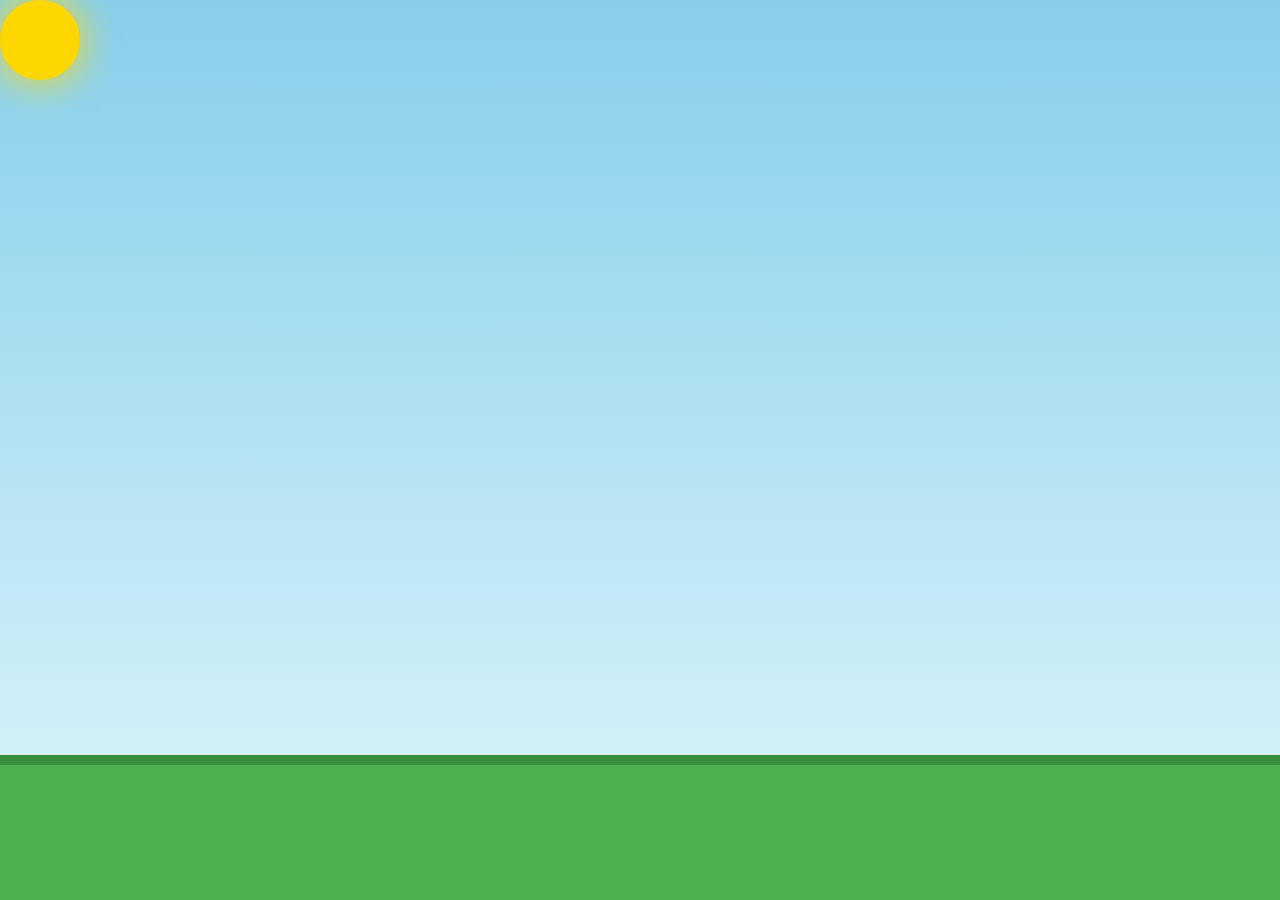
<file: labs/lab6.html>
<!DOCTYPE html>
<html lang="uk">
<head>
    <meta charset="UTF-8">
    <meta name="viewport" content="width=device-width, initial-scale=1.0">
    <title>Лабораторна робота 6</title>
    <link rel="stylesheet" href="lab6.css">
</head>
<body>

    <div class="scene">
        
        <div class="sun"></div>

        <div class="pokemon"></div>

        <div class="ground"></div>

    </div>

</body>
</html>
</file>
<file: style/main.css>
/* 🌌 Общие стили */
body {
    font-family: "Segoe UI", Tahoma, Geneva, Verdana, sans-serif;
    background: linear-gradient(135deg, #0f2027, #203a43, #2c5364);
    color: #fff;
    margin: 0;
    padding: 0;
    line-height: 1.6;
    animation: fadeIn 1s ease-in-out;
}

header {
    background: rgba(0, 0, 0, 0.7);
    padding: 20px;
    text-align: center;
    border-bottom: 2px solid #00c6ff;
}

header h1 {
    font-size: 2rem;
    letter-spacing: 2px;
    color: #00c6ff;
    text-shadow: 0 0 10px #00c6ff, 0 0 20px #0072ff;
}

/* 🚀 Навигация */
nav ul {
    display: flex;
    justify-content: center;
    list-style: none;
    margin: 0;
    padding: 15px 0;
    background: rgba(255, 255, 255, 0.05);
    backdrop-filter: blur(5px);
}

nav ul li {
    margin: 0 15px;
}

nav ul li a {
    text-decoration: none;
    font-weight: bold;
    color: #fff;
    padding: 8px 15px;
    border-radius: 8px;
    transition: all 0.3s ease;
}

nav ul li a:hover {
    background: #00c6ff;
    color: #000;
    transform: translateY(-2px);
    box-shadow: 0 4px 15px rgba(0, 198, 255, 0.6);
}

/* 📖 Основной контент */
main {
    padding: 30px;
    text-align: center;
    animation: fadeUp 1s ease-in-out;
}

main h2 {
    font-size: 1.8rem;
    margin-bottom: 15px;
    color: #00eaff;
    text-shadow: 0 0 12px rgba(0, 234, 255, 0.7);
}

/* 📊 Таблица */
.schedule-container {
    overflow-x: auto;
    margin-top: 20px;
}

.schedule-table {
    width: 100%;
    border-collapse: collapse;
    background: rgba(255, 255, 255, 0.05);
    border-radius: 12px;
    overflow: hidden;
    box-shadow: 0 0 15px rgba(0, 198, 255, 0.2);
}

/* Заголовки */
.schedule-table th,
.schedule-table td {
    padding: 15px;
    border: 1px solid rgba(255, 255, 255, 0.2);
    text-align: center;
    animation: fadeRow 0.6s ease-in-out forwards;
    opacity: 0;
}

/* Анимация строк поочерёдно */
.schedule-table tbody tr:nth-child(1) td { animation-delay: 0.2s; }
.schedule-table tbody tr:nth-child(2) td { animation-delay: 0.4s; }
.schedule-table tbody tr:nth-child(3) td { animation-delay: 0.6s; }
.schedule-table tbody tr:nth-child(4) td { animation-delay: 0.8s; }

.schedule-table th {
    background: rgba(0, 198, 255, 0.2);
    color: #00eaff;
    text-transform: uppercase;
    font-size: 0.9rem;
    letter-spacing: 1px;
    text-shadow: 0 0 6px rgba(0, 234, 255, 0.6);
}

/* Ячейки с занятиями */
.schedule-table td.lab {
    background: rgba(0, 198, 255, 0.1);
    transition: 0.3s;
    cursor: pointer;
}

.schedule-table td.lab:hover {
    background: rgba(0, 198, 255, 0.3);
    transform: scale(1.05);
    box-shadow: 0 0 15px rgba(0, 198, 255, 0.5);
}

/* Пустые ячейки */
.schedule-table td.empty {
    color: #888;
    font-style: italic;
}

/* 📌 Подвал */
footer {
    margin-top: 30px;
    padding: 15px;
    text-align: center;
    font-size: 0.9rem;
    background: rgba(0, 0, 0, 0.6);
    border-top: 2px solid #00c6ff;
    color: #ccc;
}

/* ✨ Анимации */
@keyframes fadeIn {
    from { opacity: 0; }
    to { opacity: 1; }
}

@keyframes fadeUp {
    from { opacity: 0; transform: translateY(30px); }
    to { opacity: 1; transform: translateY(0); }
}

@keyframes fadeRow {
    from { opacity: 0; transform: translateY(20px); }
    to { opacity: 1; transform: translateY(0); }
}
</file>
<file: about/about.css>
@import url("../style/main.css");
main img{border-radius:50%;margin:12px}
</file>
<file: labs/labs.css>
/* 🌌 Загальні стилі */
body{
  font-family:"Segoe UI",Tahoma,Geneva,Verdana,sans-serif;
  background:linear-gradient(135deg,#0f2027,#203a43,#2c5364);
  color:#fff; margin:0; line-height:1.6;
  animation:fadeIn .6s ease-in-out;
}

/* 🏷️ Шапка */
header{
  background:rgba(0,0,0,.7);
  padding:20px; text-align:center;
  border-bottom:2px solid #00c6ff;
}
header h1{ margin:0; color:#00c6ff; }
header p{ margin:8px 0 0; color:#ccc; }

/* 🚀 Навігація (та сама логіка, що й на інших сторінках) */
nav.topnav{ position:sticky; top:0; z-index:1000; }
nav.topnav ul{
  display:flex; justify-content:center; gap:16px;
  list-style:none; margin:0; padding:12px 0;
  background:rgba(255,255,255,.05);
  border-top:2px solid #00c6ff;
  border-bottom:1px solid rgba(255,255,255,.06);
  backdrop-filter:blur(5px);
}
nav.topnav a{
  position:relative;
  color:#fff; text-decoration:none;
  padding:8px 14px; border-radius:8px; font-weight:700;
  transition:.25s;
}
nav.topnav a:hover{
  background:#00c6ff; color:#000; transform:translateY(-2px);
  box-shadow:0 4px 15px rgba(0,198,255,.6);
}
nav.topnav a::after{
  content:""; position:absolute; left:0; right:0; bottom:-7px; height:3px;
  background:#00eaff; border-radius:3px; transform:scaleX(0);
  transition:transform .25s ease; box-shadow:0 0 10px #00eaff7a;
}
nav.topnav a:hover::after,
nav.topnav a.active::after{ transform:scaleX(1); }

/* 📖 Основний контент */
main{ padding:28px 16px; text-align:center; animation:fadeUp .6s ease-in-out; }
main h2{
  font-size:1.9rem; margin:10px 0 14px; font-weight:800; color:#00c6ff;
}

/* 🔗 Посилання-картки (пом’якшений відтінок, як просив) */
.link-card, .link-card:visited{
  display:inline-block; color:#7ee8ff; /* трохи світліше */
  text-decoration:none;
  padding:12px 16px;
  border:1px solid rgba(0,220,255,.65);
  border-radius:12px;
  background:rgba(255,255,255,.06);
  box-shadow:0 0 14px rgba(0,198,255,.2);
  transition: transform .2s ease, box-shadow .2s ease,
             background .2s ease, border-color .2s ease, color .2s ease;
}
.link-card:hover{
  transform:translateY(-2px);
  background:linear-gradient(135deg,#00eaff33,#00c6ff33);
  border-color:#00eaff;
  box-shadow:0 8px 22px rgba(0,198,255,.28);
  color:#00161c;
}

/* м’який колір звичайних посилань (підказки тощо) */
.soft-link, .soft-link:visited{ color:#7ee8ff; text-decoration:underline; }

/* 🧾 Форма (Лаба №1) */
.form-wrap{ max-width:720px; margin:0 auto; }
.form-card{
  width:100%; max-width:520px; margin:16px auto;
  padding:20px 18px;
  background:rgba(255,255,255,.05);
  border:1px solid rgba(0,198,255,.55);
  border-radius:14px;
  box-shadow:0 0 16px rgba(0,198,255,.18);
  text-align:left;
}
.form-row{ display:flex; flex-direction:column; gap:6px; margin-bottom:14px; }
.form-row label{ font-weight:700; color:#dff7ff; }
.form-row input,
.form-row select{
  width:100%;
  padding:10px 12px;
  border:1px solid rgba(255,255,255,.35);
  border-radius:10px;
  background:rgba(0,0,0,.25);
  color:#eaf9ff;
  outline:none;
  transition:border-color .2s ease, box-shadow .2s ease, background .2s ease;
}
.form-row input::placeholder{ color:#a8c7cf; }
.form-row input:focus,
.form-row select:focus{
  border-color:#00eaff;
  box-shadow:0 0 0 3px rgba(0,234,255,.2);
  background:rgba(0,0,0,.35);
}

.form-actions{ text-align:center; margin-top:10px; }
.form-actions input[type="submit"]{
  cursor:pointer;
  padding:10px 18px;
  border:1px solid #00c6ff;
  border-radius:10px;
  background:linear-gradient(135deg,#00eaff,#00c6ff);
  color:#00161c; font-weight:800;
  transition: transform .15s ease, box-shadow .2s ease, filter .2s ease;
}
.form-actions input[type="submit"]:hover{
  transform:translateY(-1px);
  box-shadow:0 8px 22px rgba(0,198,255,.35);
  filter:saturate(1.05);
}

.hint{ margin:10px 0 0; color:#cfe3ea; font-size:.95rem; text-align:center; }

/* 📌 Підвал */
footer{
  margin-top:28px; padding:14px; text-align:center;
  border-top:2px solid #00c6ff; background:rgba(0,0,0,.6);
  color:#cfe3ea; font-size:.92rem;
}

/* ✨ Анімації */
@keyframes fadeIn{ from{opacity:0} to{opacity:1} }
@keyframes fadeUp{ from{opacity:0; transform:translateY(30px)} to{opacity:1; transform:none} }


/* --- FIX: акуратне центрування і підрівнювання --- */

/* центруємо контент сторінки і не даємо йому «розповзатися» */
main{
  max-width: 980px;
  margin: 0 auto;           /* центр по горизонталі */
  padding-left: 16px;       /* трохи «повітря» з боків */
  padding-right: 16px;
}

/* обгортка форми завжди чітко по центру */
.form-wrap{
  max-width: 640px;         /* трохи компактніше, щоб окомірно було рівно */
  margin: 0 auto;           /* центр */
  padding: 0 12px;          /* анти-«прилипання» до краю */
}

/* картка форми не «вилазить» за ширину обгортки */
.form-card{
  width: 100%;
  margin: 18px auto 0;
  box-sizing: border-box;   /* щоб бордер/падінги не зсували ширину */
}

/* поля завжди 100% ширини картки, без переповнення */
.form-row input,
.form-row select{
  width: 100%;
  box-sizing: border-box;
}

/* легке підрівнювання underline в меню (щоб не з’їжджало) */
nav.topnav ul{ padding: 13px 0; }
nav.topnav a::after{ bottom: -5px; }
</file>
<file: pz/pz.css>
/* 🌌 Общие стили */
body {
    font-family: "Segoe UI", Tahoma, Geneva, Verdana, sans-serif;
    background: linear-gradient(135deg, #0f2027, #203a43, #2c5364);
    color: #fff;
    margin: 0;
    padding: 0;
    line-height: 1.6;
    animation: fadeIn 1s ease-in-out;
}

header {
    background: rgba(0, 0, 0, 0.7);
    padding: 20px;
    text-align: center;
    border-bottom: 2px solid #00c6ff;
}

/* (удалено ошибочное правило h1 header) */

header p {
    margin: 8px 0 0;
    font-size: 1rem;
    color: #ccc;
}

/* 🚀 Навигация (твой базовый вариант, оставил) */
nav ul {
    display: flex;
    justify-content: center;
    list-style: none;
    margin: 0;
    padding: 15px 0;
    background: rgba(255, 255, 255, 0.05);
    backdrop-filter: blur(5px);
}
nav ul li { margin: 0 15px; }
nav ul li a {
    text-decoration: none;
    font-weight: bold;
    color: #fff;
    padding: 8px 15px;
    border-radius: 8px;
    transition: all 0.3s ease;
}
nav ul li a:hover {
    background: #00c6ff;
    color: #000;
    transform: translateY(-2px);
    box-shadow: 0 4px 15px rgba(0, 198, 255, 0.6);
}

/* 📖 Основной контент */
main {
    padding: 30px;
    text-align: center;
    animation: fadeUp 1s ease-in-out;
}
main h2 {
    font-size: 1.8rem;
    margin-bottom: 15px;
    color: #00eaff;
    text-shadow: 0 0 12px rgba(0, 234, 255, 0.7);
}

/* 📊 Таблица (как у тебя) */
.schedule-container { overflow-x: auto; margin-top: 20px; }
.schedule-table {
    width: 100%;
    border-collapse: collapse;
    background: rgba(255, 255, 255, 0.05);
    border-radius: 12px;
    overflow: hidden;
    box-shadow: 0 0 15px rgba(0, 198, 255, 0.2);
}
.schedule-table th,
.schedule-table td {
    padding: 15px;
    border: 1px solid rgba(255, 255, 255, 0.2);
    text-align: center;
    vertical-align: top;
}
.schedule-table th {
    background: rgba(0, 198, 255, 0.2);
    color: #00eaff;
    text-transform: uppercase;
    font-size: 0.9rem;
    letter-spacing: 1px;
}

/* 🎓 Типи занять */
.lecture { background: rgba(0,160,255,.15); border-radius: 8px; margin-bottom: 6px; padding: 6px; }
.practice{ background: rgba(0,255,160,.15); border-radius: 8px; margin-bottom: 6px; padding: 6px; }
.lab     { background: rgba(255,200,0,.15); border-radius: 8px; margin-bottom: 6px; padding: 6px; }
.empty   { color: #888; font-style: italic; }

/* 🏷️ Легенда */
.legend {
    display: flex;
    justify-content: center;
    gap: 15px;
    margin: 20px 0;
    flex-wrap: wrap;
}
.badge { padding: 6px 12px; border-radius: 6px; font-weight: bold; }
.badge-lecture { background: rgba(0,160,255,.25); border:1px solid rgba(0,160,255,.6); }
.badge-practice{ background: rgba(0,255,160,.25); border:1px solid rgba(0,255,160,.6); }
.badge-lab     { background: rgba(255,200,0,.25); border:1px solid rgba(255,200,0,.6); }

/* 📌 Подвал */
footer {
    margin-top: 30px;
    padding: 15px;
    text-align: center;
    font-size: 0.9rem;
    background: rgba(0, 0, 0, 0.6);
    border-top: 2px solid #00c6ff;
    color: #ccc;
}

/* ✨ Анимации */
@keyframes fadeIn { from { opacity: 0; } to { opacity: 1; } }
@keyframes fadeUp { from { opacity: 0; transform: translateY(30px); } to { opacity: 1; transform: translateY(0); } }

/* ───────────────────────────────────────────────────────────── */
/* ✅ ДОБАВЛЕНО НОВОЕ (ТОЛЬКО ТО, О ЧЁМ ДОГОВАРИВАЛИСЬ) */

/* 1) Новое меню .topnav (для index + подпапок) */
nav.topnav { position: sticky; top: 0; z-index: 1000; }
nav.topnav ul {
  display: flex; justify-content: center; gap: 16px;
  list-style: none; margin: 0; padding: 12px 0;
  background: rgba(255,255,255,.05);
  border-top: 2px solid #00c6ff;
  border-bottom: 1px solid rgba(255,255,255,.06);
  backdrop-filter: blur(5px);
}
nav.topnav a{
  position: relative;
  color:#fff; text-decoration:none; padding:8px 14px;
  border-radius:8px; font-weight:700; transition:.25s;
}
nav.topnav a:hover{
  background:#00c6ff; color:#000; transform:translateY(-2px);
  box-shadow:0 4px 15px rgba(0,198,255,.6);
}
nav.topnav a::after{
  content:""; position:absolute; left:0; right:0; bottom:-7px; height:3px;
  background:#00eaff; border-radius:3px; transform:scaleX(0);
  transition: transform .25s ease; box-shadow:0 0 10px #00eaff7a;
}
nav.topnav a:hover::after,
nav.topnav a.active::after { transform: scaleX(1); }

/* 2) Видимые ссылки-карточки для списка ПЗ (в p/ul) */
.link-card,
.link-card:visited {
  display: inline-block;
  color: #00eaff;
  text-decoration: none;
  padding: 12px 16px;
  border: 1px solid rgba(0, 198, 255, 0.6);
  border-radius: 12px;
  background: rgba(255,255,255,0.05);
  box-shadow: 0 0 14px rgba(0,198,255,0.2);
  transition: transform .2s ease, box-shadow .2s ease,
             background .2s ease, border-color .2s ease, color .2s ease;
}
.link-card:hover {
  transform: translateY(-2px);
  background: rgba(0,198,255,0.12);
  border-color: #00eaff;
  box-shadow: 0 8px 22px rgba(0,198,255,0.28);
  color: #00161c;
}
</file>
<file: WEB-Duikt/style/main.css>
* {
  box-sizing: border-box;
}

body {
  font-family: "Poppins", -apple-system, BlinkMacSystemFont, "Segoe UI",
    Tahoma, Geneva, Verdana, sans-serif;
  background: linear-gradient(135deg, #0f2027, #203a43, #2c5364);
  color: #ffffff;
  margin: 0;
  line-height: 1.6;
}

/* контейнер */

.container {
  max-width: 1100px;
  margin: 0 auto;
  padding: 0 16px;
}

/* шапка */

.site-header {
  border-bottom: 1px solid rgba(255, 255, 255, 0.12);
  background: rgba(0, 0, 0, 0.55);
  backdrop-filter: blur(10px);
  position: sticky;
  top: 0;
  z-index: 100;
}

.header-inner {
  display: flex;
  align-items: center;
  justify-content: space-between;
  padding: 14px 0;
}

.logo {
  display: inline-flex;
  align-items: center;
  gap: 8px;
}

.logo-mark {
  width: 32px;
  height: 32px;
  border-radius: 12px;
  background: #00c6ff;
  color: #00141c;
  display: flex;
  align-items: center;
  justify-content: center;
  font-weight: 700;
}

.logo-text {
  font-weight: 600;
  letter-spacing: 0.08em;
  text-transform: uppercase;
}

/* навігація */

.topnav ul {
  display: flex;
  justify-content: center;
  gap: 16px;
  list-style: none;
  margin: 0;
  padding: 0;
}

.topnav a {
  position: relative;
  color: #ffffff;
  text-decoration: none;
  padding: 6px 12px;
  border-radius: 999px;
  font-size: 0.95rem;
  font-weight: 500;
  transition: background 0.25s ease, color 0.25s ease, transform 0.2s ease;
}

.topnav a::after {
  content: "";
  position: absolute;
  left: 16px;
  right: 16px;
  bottom: -4px;
  height: 2px;
  border-radius: 999px;
  background: #00eaff;
  transform: scaleX(0);
  transform-origin: center;
  transition: transform 0.2s ease;
}

.topnav a:hover {
  background: rgba(0, 198, 255, 0.18);
  transform: translateY(-1px);
}

.topnav a:hover::after,
.topnav a.active::after {
  transform: scaleX(1);
}

/* основний контент */

.main {
  max-width: 1100px;
  margin: 0 auto;
  padding: 40px 16px 48px;
}

/* hero-секція */

.hero {
  display: grid;
  grid-template-columns: minmax(0, 1.4fr) minmax(0, 1fr);
  gap: 40px;
  align-items: center;
  margin-bottom: 40px;
}

.hero-text {
  max-width: 640px;
}

.hero-kicker {
  text-transform: uppercase;
  letter-spacing: 0.18em;
  font-size: 0.8rem;
  color: #b8ecff;
  margin-bottom: 8px;
}

.hero-title {
  font-size: 2.1rem;
  line-height: 1.25;
  margin: 0 0 12px;
  font-weight: 700;
}

.hero-subtitle {
  margin: 0 0 18px;
  color: #e1f5ff;
}

.hero-actions {
  display: flex;
  flex-wrap: wrap;
  gap: 12px;
  margin-bottom: 16px;
}

.btn {
  display: inline-flex;
  align-items: center;
  justify-content: center;
  padding: 10px 18px;
  border-radius: 999px;
  text-decoration: none;
  font-size: 0.95rem;
  font-weight: 600;
  cursor: pointer;
  border: 1px solid transparent;
  transition: background 0.2s ease, color 0.2s ease, transform 0.15s ease,
    box-shadow 0.2s ease, border-color 0.2s ease;
}

.btn.primary {
  background: linear-gradient(135deg, #00eaff, #00c6ff);
  color: #00141c;
  box-shadow: 0 10px 25px rgba(0, 198, 255, 0.4);
}

.btn.primary:hover {
  transform: translateY(-1px);
  box-shadow: 0 12px 30px rgba(0, 198, 255, 0.52);
}

.btn.ghost {
  background: transparent;
  color: #ffffff;
  border-color: rgba(255, 255, 255, 0.45);
}

.btn.ghost:hover {
  background: rgba(0, 0, 0, 0.25);
}

.hero-tags {
  display: flex;
  flex-wrap: wrap;
  gap: 8px;
}

.tag {
  font-size: 0.78rem;
  padding: 4px 10px;
  border-radius: 999px;
  background: rgba(0, 0, 0, 0.4);
  border: 1px solid rgba(255, 255, 255, 0.16);
}

/* блок з «фото» */

.hero-photo {
  display: flex;
  justify-content: center;
}

.photo-card {
  width: 260px;
  height: 260px;
  border-radius: 32px;
  background: radial-gradient(circle at top, #00eaff55 0, transparent 55%),
    rgba(0, 0, 0, 0.55);
  box-shadow: 0 18px 45px rgba(0, 0, 0, 0.55);
  padding: 20px 18px;
  display: flex;
  flex-direction: column;
  justify-content: space-between;
}

.photo-circle {
  width: 110px;
  height: 110px;
  border-radius: 999px;
  background: linear-gradient(135deg, #ffffff, #9be8ff);
  align-self: center;
}

.photo-info {
  background: rgba(0, 0, 0, 0.5);
  border-radius: 18px;
  padding: 10px 12px;
  border: 1px solid rgba(255, 255, 255, 0.2);
}

.photo-name {
  margin: 0;
  font-weight: 600;
}

.photo-role {
  margin: 2px 0 0;
  font-size: 0.82rem;
  color: #cfe9f3;
}

/* картки розділів */

.sections-grid {
  display: grid;
  grid-template-columns: repeat(3, minmax(0, 1fr));
  gap: 18px;
}

.section-card {
  background: rgba(0, 0, 0, 0.55);
  border-radius: 18px;
  padding: 18px 16px 16px;
  border: 1px solid rgba(255, 255, 255, 0.18);
  box-shadow: 0 14px 32px rgba(0, 0, 0, 0.4);
}

.section-card h2 {
  margin: 0 0 8px;
  font-size: 1.1rem;
}

.section-card p {
  margin: 0 0 10px;
  font-size: 0.9rem;
  color: #dceef7;
}

.card-link {
  font-size: 0.88rem;
  color: #7ee8ff;
  text-decoration: none;
}

.card-link:hover {
  text-decoration: underline;
}

/* футер */

.site-footer {
  border-top: 1px solid rgba(255, 255, 255, 0.16);
  background: rgba(0, 0, 0, 0.6);
}

.footer-inner {
  padding: 12px 16px;
  font-size: 0.85rem;
  text-align: center;
  color: #d0e4f0;
}

/* фіксована кнопка Figma */

.figma-fixed-link {
  position: fixed;
  right: 16px;
  bottom: 16px;
  padding: 8px 14px;
  border-radius: 999px;
  background: #ffffff;
  color: #00141c;
  font-size: 0.85rem;
  font-weight: 600;
  text-decoration: none;
  box-shadow: 0 10px 25px rgba(0, 0, 0, 0.5);
  border: 1px solid #00c6ff;
  z-index: 200;
  transition: transform 0.15s ease, box-shadow 0.2s ease;
}

.figma-fixed-link:hover {
  transform: translateY(-1px);
  box-shadow: 0 14px 32px rgba(0, 0, 0, 0.6);
}

/* адаптив */

@media (max-width: 900px) {
  .hero {
    grid-template-columns: minmax(0, 1fr);
    gap: 28px;
  }

  .hero-photo {
    order: -1;
  }

  .sections-grid {
    grid-template-columns: repeat(2, minmax(0, 1fr));
  }
}

@media (max-width: 640px) {
  .header-inner {
    flex-direction: column;
    gap: 10px;
  }

  .sections-grid {
    grid-template-columns: minmax(0, 1fr);
  }

  .hero-title {
    font-size: 1.8rem;
  }
}
</file>
<file: WEB-Duikt/about/about.css>
* {
  box-sizing: border-box;
}

body {
  font-family: "Poppins", -apple-system, BlinkMacSystemFont, "Segoe UI",
    Tahoma, Geneva, Verdana, sans-serif;
  background: linear-gradient(135deg, #0f2027, #203a43, #2c5364);
  color: #ffffff;
  margin: 0;
  line-height: 1.6;
}

/* контейнер */

.container {
  max-width: 1100px;
  margin: 0 auto;
  padding: 0 16px;
}

/* шапка */

.site-header {
  border-bottom: 1px solid rgba(255, 255, 255, 0.12);
  background: rgba(0, 0, 0, 0.55);
  backdrop-filter: blur(10px);
  position: sticky;
  top: 0;
  z-index: 100;
}

.header-inner {
  display: flex;
  align-items: center;
  justify-content: space-between;
  padding: 14px 0;
}

.logo {
  display: inline-flex;
  align-items: center;
  gap: 8px;
}

.logo-mark {
  width: 32px;
  height: 32px;
  border-radius: 12px;
  background: #00c6ff;
  color: #00141c;
  display: flex;
  align-items: center;
  justify-content: center;
  font-weight: 700;
}

.logo-text {
  font-weight: 600;
  letter-spacing: 0.08em;
  text-transform: uppercase;
}

/* навігація */

.topnav ul {
  display: flex;
  justify-content: center;
  gap: 16px;
  list-style: none;
  margin: 0;
  padding: 0;
}

.topnav a {
  position: relative;
  color: #ffffff;
  text-decoration: none;
  padding: 6px 12px;
  border-radius: 999px;
  font-size: 0.95rem;
  font-weight: 500;
  transition: background 0.25s ease, color 0.25s ease, transform 0.2s ease;
}

.topnav a::after {
  content: "";
  position: absolute;
  left: 16px;
  right: 16px;
  bottom: -4px;
  height: 2px;
  border-radius: 999px;
  background: #00eaff;
  transform: scaleX(0);
  transform-origin: center;
  transition: transform 0.2s ease;
}

.topnav a:hover {
  background: rgba(0, 198, 255, 0.18);
  transform: translateY(-1px);
}

.topnav a:hover::after,
.topnav a.active::after {
  transform: scaleX(1);
}

/* основний контент */

.main {
  max-width: 900px;
  margin: 0 auto;
  padding: 40px 16px 48px;
}

/* картка "Про мене" */

.about-card {
  display: grid;
  grid-template-columns: 180px minmax(0, 1fr);
  gap: 24px;
  align-items: center;
  background: rgba(0, 0, 0, 0.6);
  border-radius: 24px;
  padding: 24px 22px;
  border: 1px solid rgba(255, 255, 255, 0.18);
  box-shadow: 0 18px 40px rgba(0, 0, 0, 0.55);
}

.about-photo img {
  width: 160px;
  height: 160px;
  border-radius: 999px;
  object-fit: cover;
  border: 3px solid #00c6ff;
  box-shadow: 0 10px 30px rgba(0, 198, 255, 0.5);
}

.about-info h1 {
  margin: 0 0 10px;
  font-size: 1.8rem;
}

.about-info p {
  margin: 4px 0;
  font-size: 0.95rem;
}

.about-info a {
  color: #7ee8ff;
  text-decoration: none;
}

.about-info a:hover {
  text-decoration: underline;
}

/* футер */

.site-footer {
  border-top: 1px solid rgba(255, 255, 255, 0.16);
  background: rgba(0, 0, 0, 0.6);
}

.footer-inner {
  padding: 12px 16px;
  font-size: 0.85rem;
  text-align: center;
  color: #d0e4f0;
}

/* адаптив */

@media (max-width: 640px) {
  .header-inner {
    flex-direction: column;
    gap: 10px;
  }

  .about-card {
    grid-template-columns: minmax(0, 1fr);
    text-align: center;
  }

  .about-photo {
    justify-self: center;
  }
}
</file>
<file: WEB-Duikt/labs/labs.css>
* {
  box-sizing: border-box;
}

body {
  font-family: "Poppins", -apple-system, BlinkMacSystemFont, "Segoe UI",
    Tahoma, Geneva, Verdana, sans-serif;
  background: linear-gradient(135deg, #0f2027, #203a43, #2c5364);
  color: #ffffff;
  margin: 0;
  line-height: 1.6;
}

/* контейнер */

.container {
  max-width: 1100px;
  margin: 0 auto;
  padding: 0 16px;
}

/* шапка */

.site-header {
  border-bottom: 1px solid rgba(255, 255, 255, 0.12);
  background: rgba(0, 0, 0, 0.55);
  backdrop-filter: blur(10px);
  position: sticky;
  top: 0;
  z-index: 100;
}

.header-inner {
  display: flex;
  align-items: center;
  justify-content: space-between;
  padding: 14px 0;
}

.logo {
  display: inline-flex;
  align-items: center;
  gap: 8px;
}

.logo-mark {
  width: 32px;
  height: 32px;
  border-radius: 12px;
  background: #00c6ff;
  color: #00141c;
  display: flex;
  align-items: center;
  justify-content: center;
  font-weight: 700;
}

.logo-text {
  font-weight: 600;
  letter-spacing: 0.08em;
  text-transform: uppercase;
}

/* навігація – 1в1 як на головній */

.topnav ul {
  display: flex;
  justify-content: center;
  gap: 16px;
  list-style: none;
  margin: 0;
  padding: 0;
}

.topnav a {
  position: relative;
  color: #fff;
  text-decoration: none;
  padding: 6px 12px;
  border-radius: 999px;
  font-size: 0.95rem;
  font-weight: 500;
  transition: background 0.25s ease, color 0.25s ease, transform 0.2s ease;
}

/* лінія під активним пунктом */

.topnav a::after {
  content: "";
  position: absolute;
  left: 16px;
  right: 16px;
  bottom: -4px;
  height: 2px;
  border-radius: 999px;
  background: #00eaff;
  transform: scaleX(0);
  transform-origin: center;
  transition: transform 0.2s ease;
}

.topnav a:hover {
  background: rgba(0, 198, 255, 0.18);
  transform: translateY(-1px);
}

.topnav a:hover::after,
.topnav a.active::after {
  transform: scaleX(1);
}

/* заголовок сторінки */

.main {
  max-width: 1100px;
  margin: 0 auto;
  padding: 40px 16px 48px;
}

.labs-header {
  margin-bottom: 24px;
  text-align: center;
}

.labs-header h1 {
  margin-bottom: 8px;
}

.labs-header p {
  margin: 0;
  color: #e1f5ff;
}

/* ---- ВИРІВНЮВАННЯ КАРТОК ЛР ---- */

.labs-row {
  display: flex;
  flex-direction: column;   /* одна картка в ряд */
  gap: 20px;
  align-items: center;      /* центруємо по ширині */
  margin-top: 20px;
}

.lab-card {
  width: 100%;
  max-width: 780px;
  background: rgba(0, 0, 0, 0.55);
  padding: 22px 24px;
  border-radius: 18px;
  border: 1px solid rgba(255, 255, 255, 0.18);
  box-shadow: 0 16px 36px rgba(0, 0, 0, 0.4);

  display: flex;
  flex-direction: column;
  gap: 8px;
}

.lab-card h2 {
  margin: 0;
  font-size: 1.3rem;
}

.lab-card p {
  margin: 0;
  color: #d8f2ff;
}

/* кнопка – як primary на головній */

.btn {
  margin-top: 10px;
  align-self: flex-start;

  display: inline-flex;
  align-items: center;
  justify-content: center;
  padding: 10px 18px;
  border-radius: 999px;
  text-decoration: none;
  font-size: 0.95rem;
  font-weight: 600;
  cursor: pointer;
  border: 1px solid transparent;
  background: linear-gradient(135deg, #00eaff, #00c6ff);
  color: #00141c;
  box-shadow: 0 10px 25px rgba(0, 198, 255, 0.4);
  transition: background 0.2s ease, color 0.2s ease, transform 0.15s ease,
    box-shadow 0.2s ease, border-color 0.2s ease;
}

.btn:hover {
  transform: translateY(-1px);
  box-shadow: 0 12px 30px rgba(0, 198, 255, 0.52);
}

/* футер */

.site-footer {
  border-top: 1px solid rgba(255, 255, 255, 0.16);
  background: rgba(0, 0, 0, 0.6);
}

.footer-inner {
  padding: 12px;
  text-align: center;
  font-size: 0.85rem;
  color: #d0e4f0;
}

/* адаптив */

@media (max-width: 640px) {
  .header-inner {
    flex-direction: column;
    gap: 10px;
  }
}
</file>
<file: WEB-Duikt/pz/pz.css>
* {
  box-sizing: border-box;
}

body {
  font-family: "Poppins", -apple-system, BlinkMacSystemFont, "Segoe UI",
    Tahoma, Geneva, Verdana, sans-serif;
  background: linear-gradient(135deg, #0f2027, #203a43, #2c5364);
  color: #ffffff;
  margin: 0;
  line-height: 1.6;
}

/* контейнер */

.container {
  max-width: 1100px;
  margin: 0 auto;
  padding: 0 16px;
}

/* шапка */

.site-header {
  border-bottom: 1px solid rgba(255, 255, 255, 0.12);
  background: rgba(0, 0, 0, 0.55);
  backdrop-filter: blur(10px);
  position: sticky;
  top: 0;
  z-index: 100;
}

.header-inner {
  display: flex;
  align-items: center;
  justify-content: space-between;
  padding: 14px 0;
}

.logo {
  display: inline-flex;
  align-items: center;
  gap: 8px;
}

.logo-mark {
  width: 32px;
  height: 32px;
  border-radius: 12px;
  background: #00c6ff;
  color: #00141c;
  display: flex;
  align-items: center;
  justify-content: center;
  font-weight: 700;
}

.logo-text {
  font-weight: 600;
  letter-spacing: 0.08em;
  text-transform: uppercase;
}

/* навігація – 1в1 як на головній */

.topnav ul {
  display: flex;
  justify-content: center;
  gap: 16px;
  list-style: none;
  margin: 0;
  padding: 0;
}

.topnav a {
  position: relative;
  color: #ffffff;
  text-decoration: none;
  padding: 6px 12px;
  border-radius: 999px;
  font-size: 0.95rem;
  font-weight: 500;
  transition: background 0.25s ease, color 0.25s ease, transform 0.2s ease;
}

.topnav a::after {
  content: "";
  position: absolute;
  left: 16px;
  right: 16px;
  bottom: -4px;
  height: 2px;
  border-radius: 999px;
  background: #00eaff;
  transform: scaleX(0);
  transform-origin: center;
  transition: transform 0.2s ease;
}

.topnav a:hover {
  background: rgba(0, 198, 255, 0.18);
  transform: translateY(-1px);
}

.topnav a:hover::after,
.topnav a.active::after {
  transform: scaleX(1);
}

/* основний контент */

.main {
  max-width: 1100px;
  margin: 0 auto;
  padding: 40px 16px 48px;
}

/* ==== PRACTICALS PAGE ==== */

.pz-header {
  text-align: center;
  margin-bottom: 22px;
}

.pz-header h1 {
  margin: 0 0 6px;
}

.pz-header p {
  margin: 0;
  color: #e1f5ff;
}

/* картки практичних – одна широка в ряд */

.pz-list {
  display: flex;
  flex-direction: column;
  gap: 20px;
  align-items: center;
}

.pz-card {
  width: 100%;
  max-width: 780px;
  background: rgba(0, 0, 0, 0.55);
  border-radius: 18px;
  padding: 20px 22px;
  border: 1px solid rgba(255, 255, 255, 0.18);
  box-shadow: 0 16px 36px rgba(0, 0, 0, 0.5);
}

.pz-card h2 {
  margin: 0;
  font-size: 1.3rem;
}

.pz-card p {
  margin: 6px 0 12px;
  color: #d8f2ff;
}

/* кнопка – стилем як primary на головній */

.btn {
  display: inline-flex;
  align-items: center;
  justify-content: center;
  padding: 10px 18px;
  border-radius: 999px;
  text-decoration: none;
  font-size: 0.95rem;
  font-weight: 600;
  cursor: pointer;
  border: 1px solid transparent;
  background: linear-gradient(135deg, #00eaff, #00c6ff);
  color: #00141c;
  box-shadow: 0 10px 25px rgba(0, 198, 255, 0.4);
  transition: background 0.2s ease, color 0.2s ease, transform 0.15s ease,
    box-shadow 0.2s ease, border-color 0.2s ease;
}

.btn:hover {
  transform: translateY(-1px);
  box-shadow: 0 12px 30px rgba(0, 198, 255, 0.52);
}

/* футер – як на головній */

.site-footer {
  border-top: 1px solid rgba(255, 255, 255, 0.16);
  background: rgba(0, 0, 0, 0.6);
}

.footer-inner {
  padding: 12px 16px;
  font-size: 0.85rem;
  text-align: center;
  color: #d0e4f0;
}

/* адаптив */

@media (max-width: 640px) {
  .header-inner {
    flex-direction: column;
    gap: 10px;
  }
}
</file>
<file: labs/lab2.css>
ul li:first-child {
  font-weight: bold;
}

a:last-child {
  color: red;
}

input:disabled {
  background-color: #ccc;
}

div p {
  font-size: 16px;
}

div > p {
  font-weight: bold;
}

a[href^="https"] {
  color: green;
}

input[type="text"] {
  border: 1px solid blue;
}

li:first-child,
li:last-child {
  font-size: 24px;
}

input:checked {
  background-color: lightblue;
}

li > a {
  text-decoration: underline;
}

li:nth-child(even) {
  font-weight: bold;
}

input[type="text"]:not(:disabled) {
  background-color: #e0e0e0; /* світло-сірий */
}

p:first-child {
  font-size: 24px;
}

.special + li {
  text-decoration: line-through;
}

p::first-letter {
  font-size: 36px;
}

a::after {
  content: "↗";
}
</file>
<file: labs/lab3.css>
* {
  box-sizing: border-box;
  margin: 0;
  padding: 0;
}

body {
  font-family: "Segoe UI", Tahoma, Geneva, Verdana, sans-serif;
  background-color: #0f0f0f;
  color: #f1f1f1;
}

.page {
  display: flex;
  min-height: 100vh;
}

/* Ліва панель */

.sidebar {
  width: 240px;
  background-color: #181818;
  padding: 12px 8px;
  display: flex;
  flex-direction: column;
  gap: 16px;
  border-right: 1px solid #303030;
}

.logo-row {
  display: flex;
  align-items: center;
  gap: 10px;
  padding: 8px 10px;
}

.burger {
  font-size: 20px;
  cursor: pointer;
}

.yt-logo {
  font-weight: 700;
  font-size: 18px;
}

.sidebar-section h3 {
  font-size: 13px;
  text-transform: uppercase;
  color: #aaaaaa;
  margin: 6px 10px;
}

.sidebar-section nav {
  display: flex;
  flex-direction: column;
}

.nav-item {
  padding: 7px 10px;
  border-radius: 10px;
  color: #e0e0e0;
  text-decoration: none;
  font-size: 14px;
}

.nav-item:hover {
  background-color: #303030;
}

.nav-item.active {
  background-color: #ffffff;
  color: #000;
}

/* Права частина */

.content {
  flex: 1;
  display: flex;
  flex-direction: column;
}

/* Верхня панель */

.topbar {
  display: flex;
  align-items: center;
  justify-content: space-between;
  padding: 10px 16px;
  border-bottom: 1px solid #303030;
  background-color: #202020;
  position: sticky;
  top: 0;
  z-index: 10;
}

.topbar-left {
  font-size: 14px;
  color: #f1f1f1;
}

.topbar-center {
  flex: 1;
  display: flex;
  max-width: 600px;
  margin: 0 32px;
}

.topbar-center input {
  flex: 1;
  padding: 8px 10px;
  border-radius: 20px 0 0 20px;
  border: 1px solid #444;
  background-color: #121212;
  color: #f1f1f1;
}

.topbar-center button {
  width: 60px;
  border-radius: 0 20px 20px 0;
  border: 1px solid #444;
  border-left: none;
  background-color: #303030;
  color: #f1f1f1;
}

.topbar-right {
  display: flex;
  align-items: center;
  gap: 10px;
}

.icon-btn {
  width: 32px;
  height: 32px;
  border-radius: 50%;
  border: none;
  background-color: #303030;
  color: #f1f1f1;
}

.avatar {
  width: 32px;
  height: 32px;
  border-radius: 50%;
  border: none;
  background-color: #ff5252;
  color: #fff;
}

/* Чіпси-категорії */

.chips {
  display: flex;
  gap: 8px;
  padding: 10px 16px;
  border-bottom: 1px solid #303030;
  background-color: #0f0f0f;
  overflow-x: auto;
}

.chip {
  padding: 6px 12px;
  border-radius: 16px;
  border: 1px solid #3f3f3f;
  background-color: #272727;
  color: #f1f1f1;
  font-size: 14px;
  white-space: nowrap;
}

.chip.active {
  background-color: #ffffff;
  color: #000;
}

/* Сітка відео */

.videos {
  padding: 16px;
  display: flex;
  flex-wrap: wrap;
  gap: 16px;
}

.video-card {
  background-color: #181818;
  border-radius: 12px;
  overflow: hidden;
  width: calc(25% - 12px);
  min-width: 230px;
  max-width: 320px;
  display: flex;
  flex-direction: column;
}

.thumb {
  background: #222;
  height: 160px;
  position: relative;
  overflow: hidden;
}

.thumb img {
  width: 100%;
  height: 100%;
  object-fit: cover;
  display: block;
}

.video-info {
  padding: 10px 12px 12px;
}

.video-title {
  font-size: 15px;
  margin-bottom: 4px;
}

.video-meta {
  font-size: 12px;
  color: #aaaaaa;
}

/* Адаптив */

@media (max-width: 1024px) {
  .video-card {
    width: calc(33.333% - 12px);
  }
}

@media (max-width: 768px) {
  .sidebar {
    display: none;
  }
  .content {
    width: 100%;
  }
  .video-card {
    width: calc(50% - 12px);
  }
}

@media (max-width: 480px) {
  .videos {
    justify-content: center;
  }
  .video-card {
    width: 100%;
    max-width: 360px;
  }
}
</file>
<file: labs/lab4.css>
* {
  box-sizing: border-box;
  margin: 0;
  padding: 0;
}

body {
  font-family: "Inter", system-ui, -apple-system, BlinkMacSystemFont, "Segoe UI", sans-serif;
  background: #e5e5e5;
  padding: 24px;
}

.page {
  max-width: 1100px;
  margin: 0 auto;
}

.planner {
  background: #fff;
  border: 2px solid #c7c7c7;
  display: grid;
  grid-template-columns: 260px repeat(3, 1fr) 220px;
  grid-template-rows: auto 1fr 1fr;
  grid-template-areas:
    "header header header header header"
    "sidebar mon tue wed right"
    "sidebar thu fri sat sun";
  gap: 1px;
}

.planner > * {
  border: 1px solid #d4d4d4;
}

/* header */

.planner-header {
  grid-area: header;
  display: grid;
  grid-template-columns: 260px 1.4fr 1fr 170px 200px;
  align-items: stretch;
  background: #f7f7f7;
  border-bottom: 2px solid #c7c7c7;
}

.title-block {
  display: flex;
  align-items: center;
  padding: 12px 16px;
  border-right: 2px solid #c7c7c7;
}

.title-main {
  font-family: "Oswald", system-ui, sans-serif;
  font-size: 28px;
  letter-spacing: 0.12em;
}

.week-of,
.habit,
.rocked,
.room {
  padding: 8px 10px;
  display: flex;
  flex-direction: column;
  justify-content: center;
  font-size: 11px;
  gap: 4px;
}

.label {
  font-family: "Oswald", system-ui, sans-serif;
  letter-spacing: 0.12em;
  font-size: 11px;
}

.inline-input {
  border: none;
  border-bottom: 1px solid #b0b0b0;
  padding: 2px 0;
  font-size: 12px;
  font-family: inherit;
}

.inline-input:focus {
  outline: none;
  border-bottom-color: #555;
}

.rocked label,
.room label {
  font-family: "Oswald", system-ui, sans-serif;
  letter-spacing: 0.08em;
  display: flex;
  align-items: center;
  justify-content: space-between;
}

/* sidebar */

.sidebar {
  grid-area: sidebar;
  padding: 12px 10px;
  display: flex;
  flex-direction: column;
  gap: 12px;
  background: #fafafa;
}

.sidebar-section h2 {
  font-family: "Oswald", system-ui, sans-serif;
  font-size: 11px;
  letter-spacing: 0.14em;
  border-bottom: 1px solid #d4d4d4;
  padding-bottom: 4px;
  margin-bottom: 4px;
}

.sidebar-section ul {
  list-style: none;
  display: flex;
  flex-direction: column;
  gap: 4px;
}

.sidebar-section li label {
  display: grid;
  grid-template-columns: 16px 1fr;
  align-items: center;
  gap: 4px;
  font-size: 11px;
}

.sidebar-section input[type="text"] {
  border: none;
  border-bottom: 1px dashed #b5b5b5;
  font-size: 11px;
  padding: 1px 2px;
  font-family: inherit;
  background: transparent;
}

.sidebar-section input[type="text"]:focus {
  outline: none;
  border-bottom-style: solid;
}

/* right column days container uses same grid areas */

.days {
  display: contents;
}

.day {
  background: #fff;
  display: flex;
  flex-direction: column;
}

.day header {
  font-family: "Oswald", system-ui, sans-serif;
  font-size: 11px;
  letter-spacing: 0.14em;
  border-bottom: 1px solid #d4d4d4;
  padding: 6px 8px;
}

.day textarea {
  flex: 1;
  resize: none;
  border: none;
  padding: 8px;
  font-family: inherit;
  font-size: 12px;
}

.day textarea:focus {
  outline: none;
}

/* map days to grid areas */

.day-mon { grid-area: mon; }
.day-tue { grid-area: tue; }
.day-wed { grid-area: wed; }
.day-thu { grid-area: thu; }
.day-fri { grid-area: fri; }
.day-sat { grid-area: sat; }
.day-sun { grid-area: sun; }

/* чекбокси та інпути */

input[type="checkbox"] {
  width: 12px;
  height: 12px;
}

/* responsive */

@media (max-width: 1000px) {
  .planner {
    grid-template-columns: 220px 1fr 1fr;
    grid-template-rows: auto auto auto auto;
    grid-template-areas:
      "header header header"
      "sidebar mon tue"
      "sidebar wed thu"
      "sidebar fri sat"
      "sidebar sun sun";
  }

  .planner-header {
    grid-template-columns: 220px 1fr 1fr;
    grid-template-rows: auto auto;
    grid-template-areas:
      "title week habit"
      "title rocked room";
  }

  .title-block { grid-area: title; border-right: 1px solid #c7c7c7; }
  .week-of { grid-area: week; }
  .habit  { grid-area: habit; }
  .rocked { grid-area: rocked; }
  .room   { grid-area: room; }
}

@media (max-width: 720px) {
  body {
    padding: 12px;
  }

  .planner {
    grid-template-columns: 1fr;
    grid-template-rows: auto auto auto;
    grid-template-areas:
      "header"
      "sidebar"
      "mon"
      "tue"
      "wed"
      "thu"
      "fri"
      "sat"
      "sun";
  }

  .sidebar {
    flex-direction: row;
    flex-wrap: wrap;
  }

  .sidebar-section {
    flex: 1 1 45%;
    min-width: 220px;
  }
}
</file>
<file: labs/lab6.css>
body {
    margin: 0;
    padding: 0;
    overflow: hidden; 
}

.scene {
    position: relative;
    width: 100vw;
    height: 100vh;
    background: linear-gradient(to bottom, #87CEEB, #E0F7FA);
    animation: skyCycle 20s linear infinite;
}

@keyframes skyCycle {
    0% { background: linear-gradient(to bottom, #141E30, #243B55); }   
    10% { background: linear-gradient(to bottom, #FF9966, #FF5E62); } 
    30% { background: linear-gradient(to bottom, #87CEEB, #E0F7FA); }  
    70% { background: linear-gradient(to bottom, #87CEEB, #E0F7FA); }  
    85% { background: linear-gradient(to bottom, #FFD700, #FF8C00); }  
    100% { background: linear-gradient(to bottom, #141E30, #243B55); } 
}

.sun {
    position: absolute;
    width: 80px;
    height: 80px;
    background: #FFD700; 
    border-radius: 50%;   
    box-shadow: 0 0 40px #FFD700; 
    z-index: 1; 
   
    animation: sunArc 20s linear infinite;
}

@keyframes sunArc {
    0% { 
        left: -10%; 
        top: 60%; 
        background: #FF4500; 
        transform: scale(0.8);
    }
    10% {
        top: 30%; 
        background: #FFD700;
    }
    40% { 
        left: 50%; 
        top: 10%; 
        transform: scale(1.1);
    }
    90% { 
        top: 60%;
        background: #FF4500; 
    }
    100% { 
        left: 110%; 
        top: 80%; 
        transform: scale(0.8);
    }
}

.ground {
    position: absolute;
    bottom: 0;
    width: 100%;
    height: 15vh;
    background: #4CAF50;
    border-top: 10px solid #388E3C;
    z-index: 10;
}

.pokemon {
    position: absolute;
    bottom: 12vh;
    left: -150px;

    width: 120px;   
    height: 120px;  

    background-image: url('../image/t1.png');
    background-repeat: no-repeat;

    animation: 
        moveRight 8s linear infinite,
        runCycle 0.6s steps(4) infinite;
}

@keyframes runCycle {
    from { background-position: 0 0; }
    to   { background-position: -480px 0; } 
}

@keyframes moveRight {
    from { transform: translateX(0); }
    to   { transform: translateX(120vw); }
}
</file>
